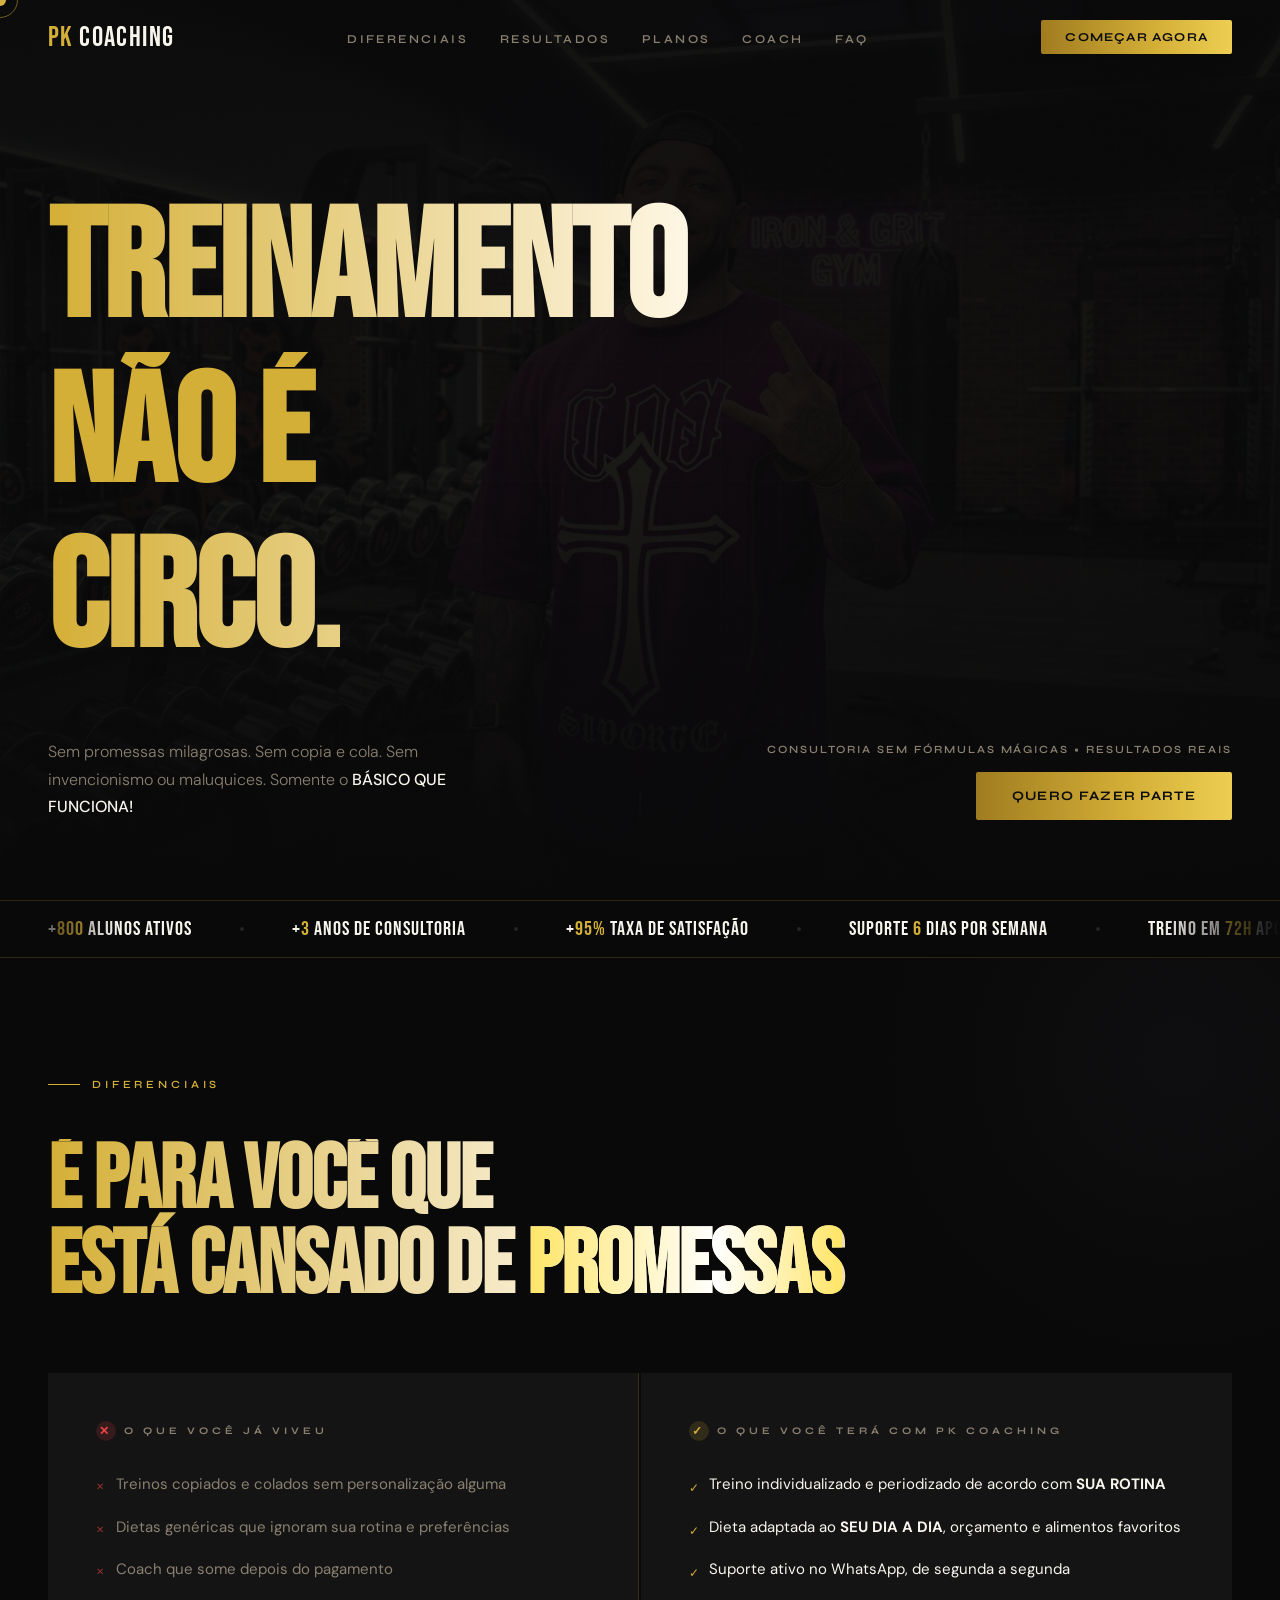
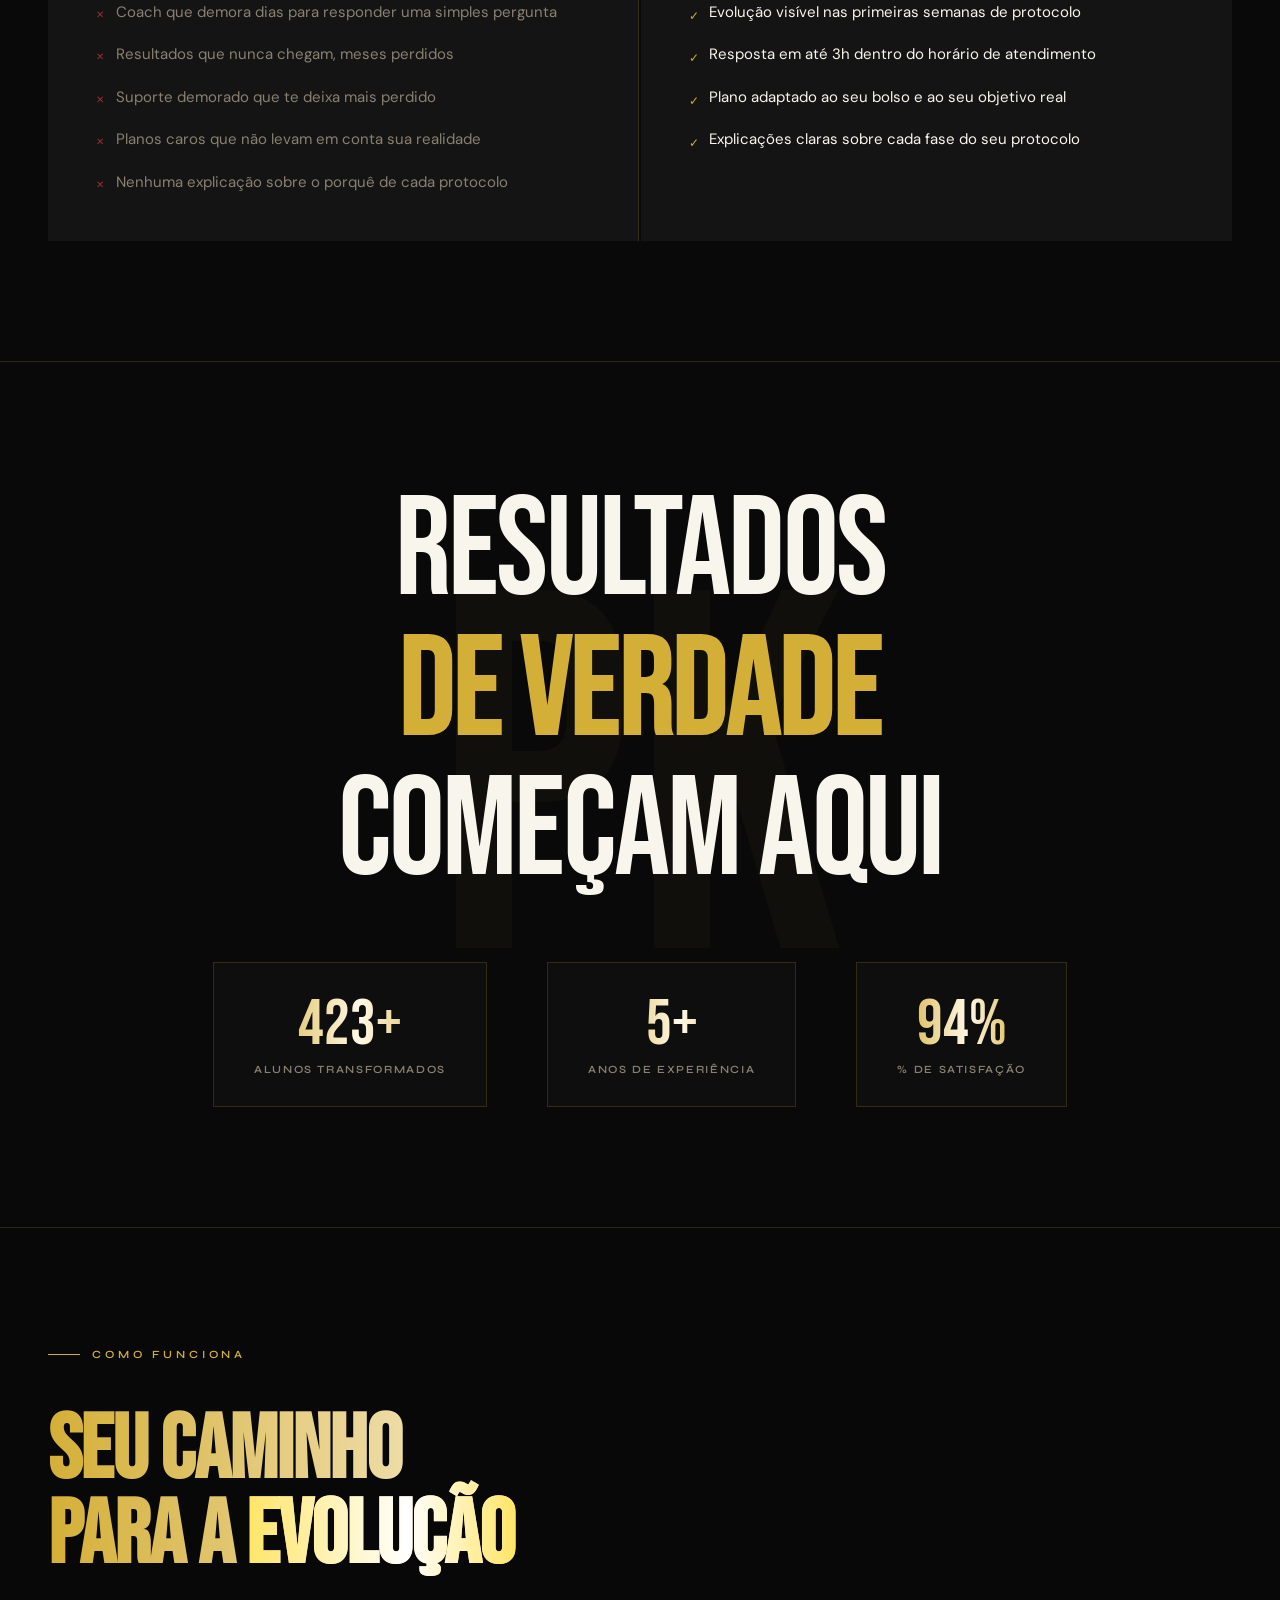
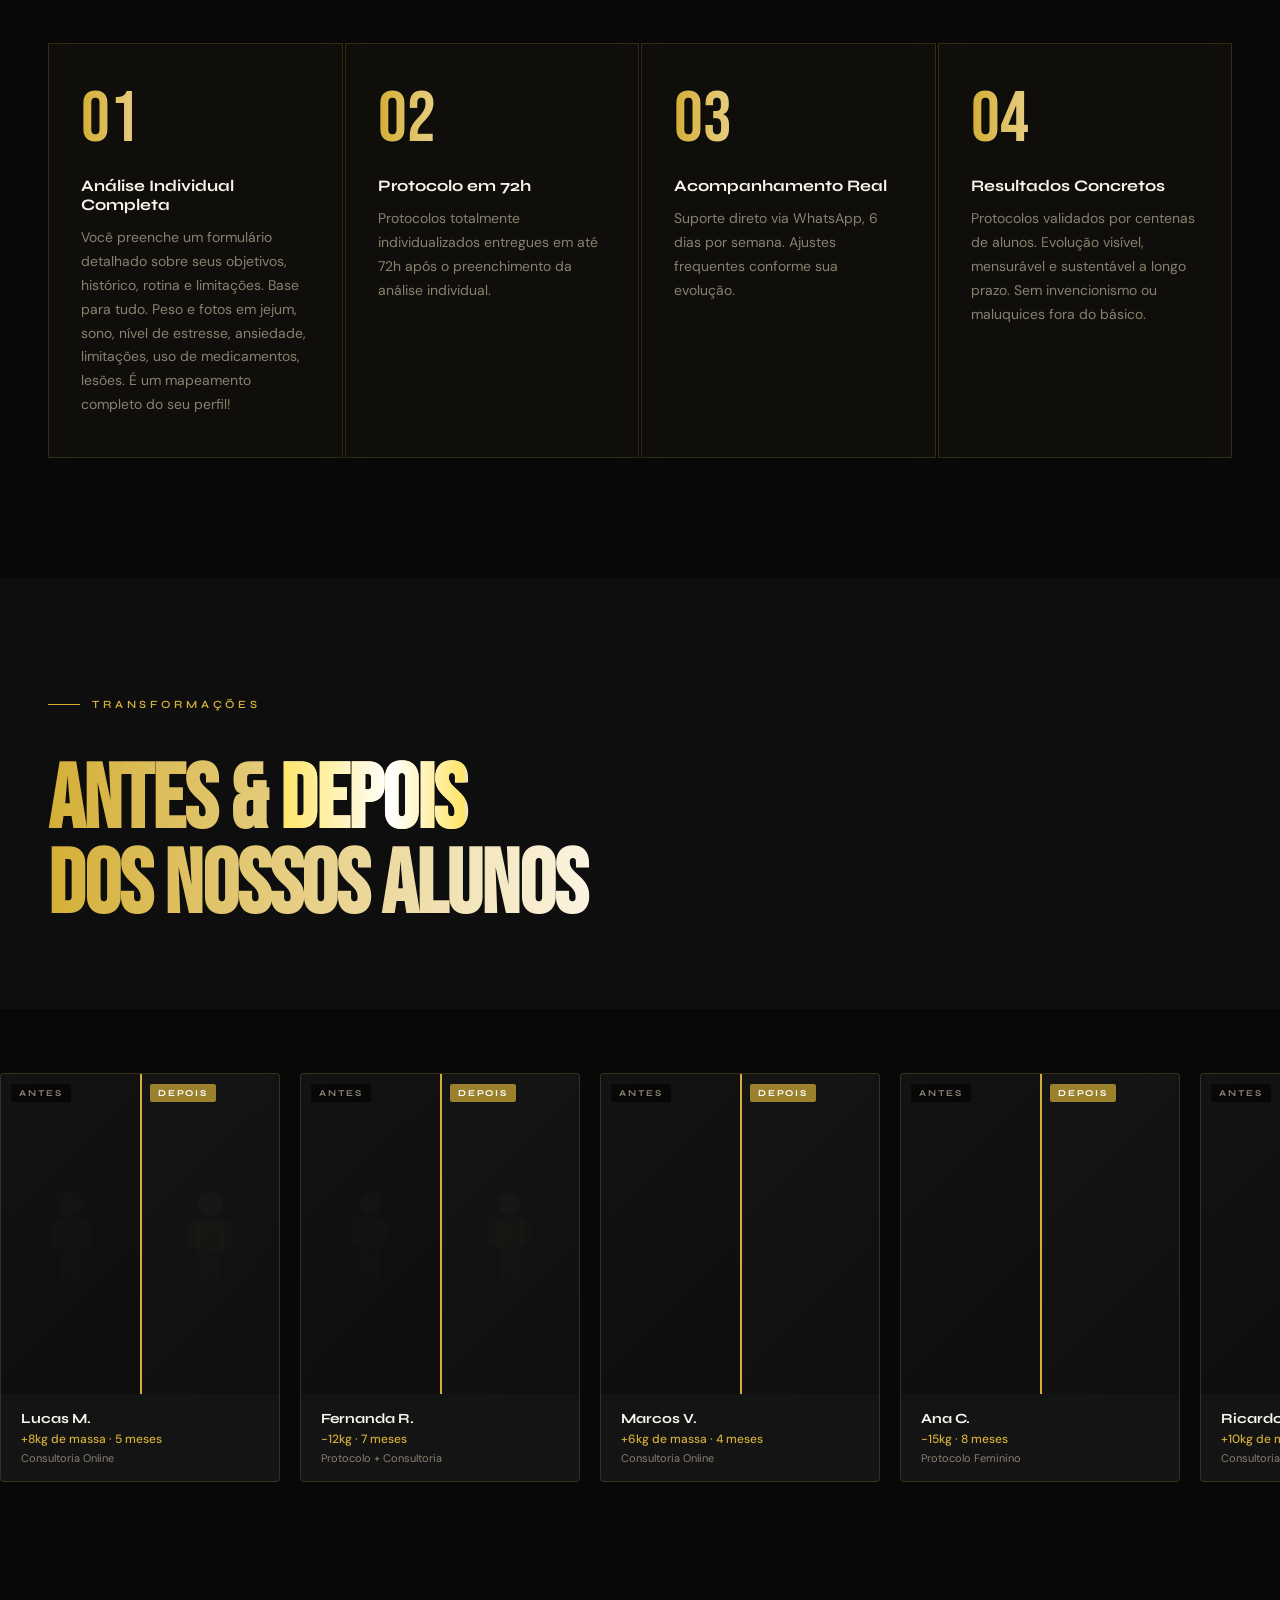
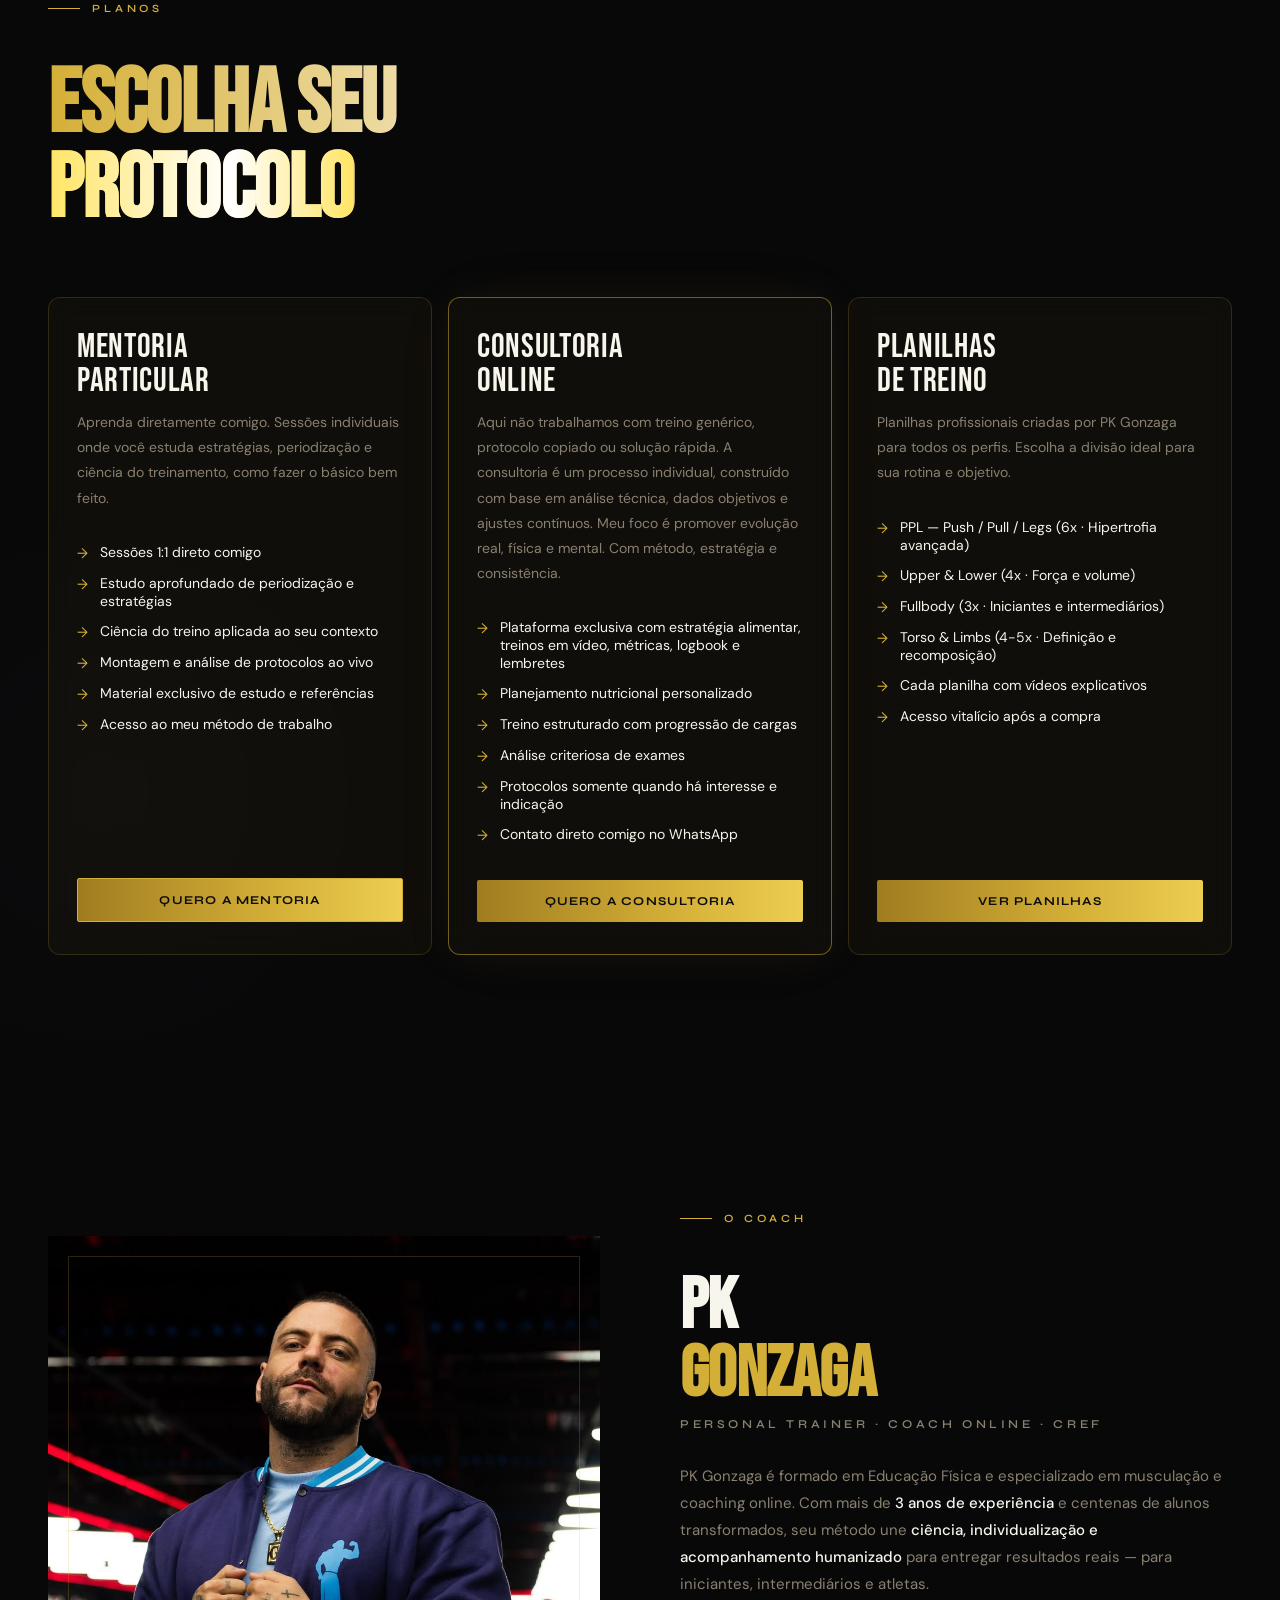
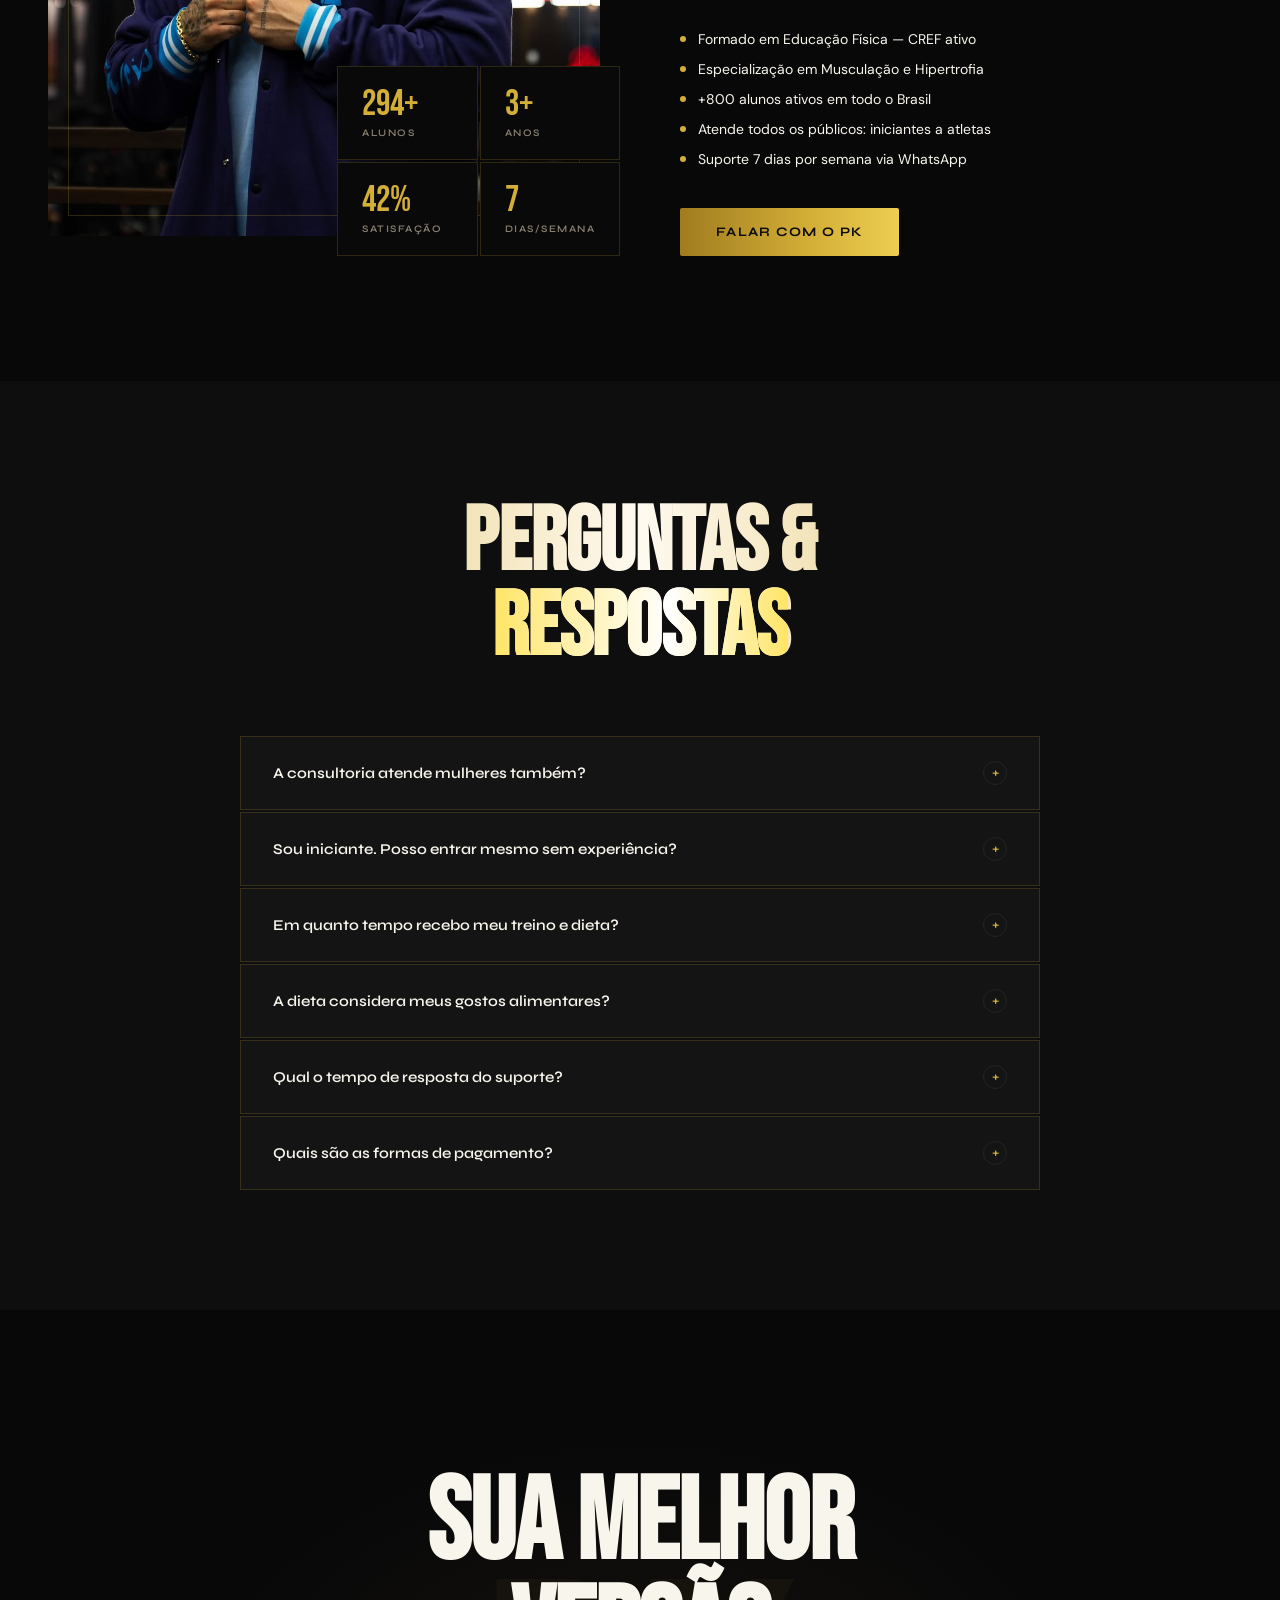
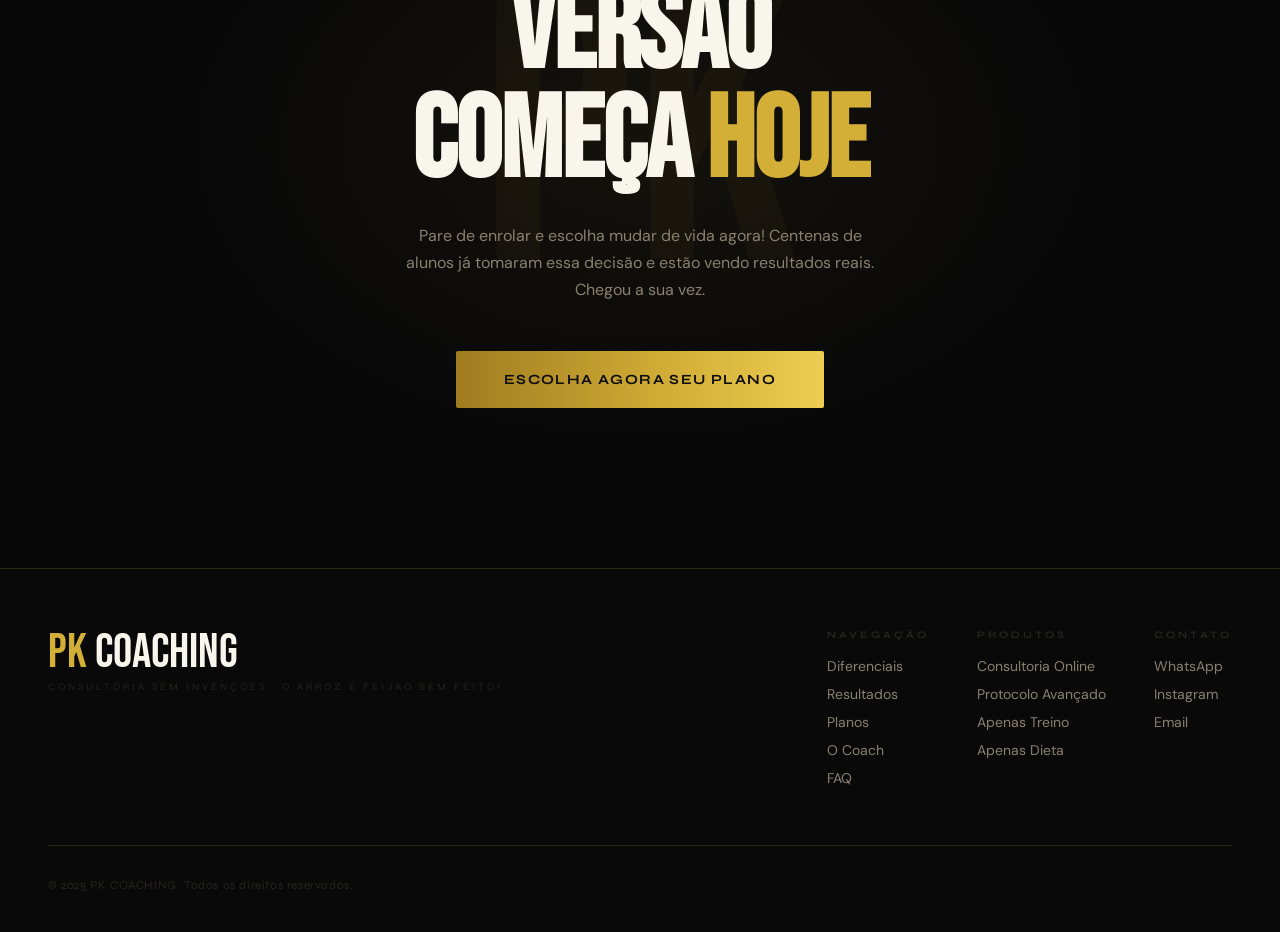
<file: PK - SITE/index.html>
<!DOCTYPE html>
<html lang="pt-BR">
<head>
<meta charset="UTF-8">
<meta name="viewport" content="width=device-width, initial-scale=1.0">
<title>PK COACHING</title>
<link rel="stylesheet" href="css/global.css">
<link rel="stylesheet" href="css/index.css">
</head>
<body>

<!-- CUSTOM CURSOR -->
<div class="cursor" id="cursor"></div>
<div class="cursor-ring" id="cursorRing"></div>

<!-- LOADER -->
<div id="loader">
  <div class="loader-logo">
    <img src="img/logo/4-transparent.png" alt="PK Coaching" class="loader-logo-img">
  </div>
  <div class="loader-sub">PK COACHING - Resultados reais</div>
  <div class="loader-bar"><div class="loader-bar-fill"></div></div>
</div>

<!-- NAV -->
<nav id="nav">
  <div class="nav-logo"><span>PK</span> COACHING</div>
  <ul class="nav-links">
    <li><a href="#differentials">Diferenciais</a></li>
    <li><a href="#transformations">Resultados</a></li>
    <li><a href="#products">Planos</a></li>
    <li><a href="#about">Coach</a></li>
    <li><a href="#faq">FAQ</a></li>
  </ul>
  <a href="#products" class="nav-cta">Começar Agora</a>
  <div class="hamburger" id="hamburger">
    <span></span><span></span><span></span>
  </div>
</nav>

<!-- MOBILE NAV -->
<div class="mobile-nav" id="mobileNav">
  <a href="#differentials" class="mobile-link">Diferenciais</a>
  <a href="#transformations" class="mobile-link">Resultados</a>
  <a href="#products" class="mobile-link">Planos</a>
  <a href="#about" class="mobile-link">Coach</a>
  <a href="#faq" class="mobile-link">FAQ</a>
  <a href="#products" class="mobile-cta">Começar Agora</a>
</div>

<!-- HERO -->
<section id="hero">
  <div class="hero-bg-photo" id="hero-bg-photo"></div>
  <div class="hero-bg"></div>
  <div class="hero-grid"></div>
  <div class="hero-noise"></div>
  <div style="position:relative;z-index:2;">
    <h1 class="hero-title">
      <span class="hero-title-line"><span>TREINAMENTO</span></span>
      <span class="hero-title-line"><span>NÃO É</span></span>
      <span class="hero-title-line"><span>CIRCO.</span></span>
    </h1>
    <div class="hero-bottom">
      <p class="hero-desc">
        Sem promessas milagrosas. Sem copia e cola. Sem invencionismo ou maluquices. Somente o <strong>BÁSICO QUE FUNCIONA!</strong> 
      </p>
      <div class="hero-cta-group">
        <span class="hero-cta-tag">Consultoria sem fórmulas mágicas • Resultados Reais</span>
        <a href="#products" class="btn-primary">Quero fazer parte</a>
      </div>
    </div>
  </div>
  <div class="hero-scroll">
    <div class="scroll-line"></div>
    <span>Scroll</span>
  </div>
</section>

<!-- STATS TICKER -->
<div class="ticker-wrap">
  <div class="ticker-track">
    <div class="ticker-item">
      <span class="ticker-stat">+<span>800</span> Alunos Ativos</span>
      <div class="ticker-dot"></div>
      <span class="ticker-stat">+<span>3</span> Anos de Consultoria</span>
      <div class="ticker-dot"></div>
      <span class="ticker-stat">+<span>95%</span> Taxa de Satisfação</span>
      <div class="ticker-dot"></div>
      <span class="ticker-stat">Suporte <span>6</span> Dias por Semana</span>
      <div class="ticker-dot"></div>
      <span class="ticker-stat">Treino em <span>72h</span> após análise individual</span>
      <div class="ticker-dot"></div>
    </div>
    <div class="ticker-item">
      <span class="ticker-stat">+<span>800</span> Alunos Ativos</span>
      <div class="ticker-dot"></div>
      <span class="ticker-stat">+<span>3</span> Anos de Consultoria</span>
      <div class="ticker-dot"></div>
      <span class="ticker-stat">+<span>95%</span> Taxa de Satisfação</span>
      <div class="ticker-dot"></div>
      <span class="ticker-stat">Suporte <span>7</span> Dias por Semana</span>
      <div class="ticker-dot"></div>
      <span class="ticker-stat">Treino em <span>72h</span> após análise individual</span>
      <div class="ticker-dot"></div>
    </div>
  </div>
</div>

<!-- DIFFERENTIALS -->
<section id="differentials">
  <div class="section-label reveal">Diferenciais</div>
  <h2 class="section-title reveal">É PARA VOCÊ QUE<br> ESTÁ CANSADO DE <em>PROMESSAS</em></h2>
  <div class="diff-grid reveal">
    <div class="diff-col">
      <div class="diff-col-label">
        <div class="ico bad">✕</div>
        O que você já viveu
      </div>
      <ul class="diff-list">
        <li>Treinos copiados e colados sem personalização alguma</li>
        <li>Dietas genéricas que ignoram sua rotina e preferências</li>
        <li>Coach que some depois do pagamento</li>
		<li>Coach que demora dias para responder uma simples pergunta</li>
        <li>Resultados que nunca chegam, meses perdidos</li>
        <li>Suporte demorado que te deixa mais perdido</li>
        <li>Planos caros que não levam em conta sua realidade</li>
        <li>Nenhuma explicação sobre o porquê de cada protocolo</li>
      </ul>
    </div>
    <div class="diff-col">
      <div class="diff-col-label">
        <div class="ico good">✓</div>
        O que você terá com PK COACHING</em>
      </div>
      <ul class="diff-list">
        <li>Treino individualizado e periodizado de acordo com <strong>SUA ROTINA</strong></li>
        <li>Dieta adaptada ao <strong>SEU DIA A DIA</strong>, orçamento e alimentos favoritos</li>
        <li>Suporte ativo no WhatsApp, de segunda a segunda</li>
        <li>Evolução visível nas primeiras semanas de protocolo</li>
        <li>Resposta em até 3h dentro do horário de atendimento</li>
        <li>Plano adaptado ao seu bolso e ao seu objetivo real</li>
        <li>Explicações claras sobre cada fase do seu protocolo</li>
      </ul>
    </div>
  </div>
</section>

<!-- STICKY SECTION -->
<div class="impact-section reveal">
  <div class="impact-bg-num">PK</div>
  <div class="impact-title reveal">
    <span class="line-white">RESULTADOS</span>
    <span class="line-accent">DE VERDADE</span>
    <span class="line-white">COMEÇAM AQUI</span>
  </div>
  <div class="impact-counters reveal reveal-delay-2">
    <div class="impact-counter">
      <span class="impact-counter-num" data-target="500">0</span>
      <span class="impact-counter-label">Alunos Transformados</span>
    </div>
    <div class="impact-counter">
      <span class="impact-counter-num" data-target="5">0</span>
      <span class="impact-counter-label">Anos de Experiência</span>
    </div>
    <div class="impact-counter">
      <span class="impact-counter-num" data-target="97">0</span>
      <span class="impact-counter-label">% de Satisfação</span>
    </div>
  </div>
</div>

<!-- PROCESS -->
<section id="process">
  <div class="section-label reveal">Como Funciona</div>
  <h2 class="section-title reveal">SEU CAMINHO<br>PARA A <em class="neon-text">EVOLUÇÃO</em></h2>
  <div class="process-steps">
    <div class="step-card glass-card reveal reveal-delay-1">
      <div class="step-num">01</div>
      <div class="step-title">Análise Individual Completa</div>
      <p class="step-desc">Você preenche um formulário detalhado sobre seus objetivos, histórico, rotina e limitações. Base para tudo. Peso e fotos em jejum,  sono, nível de estresse, ansiedade, limitações, uso de medicamentos, lesões. É um mapeamento completo do seu perfil!</p>
    </div>
    <div class="step-card glass-card reveal reveal-delay-2">
      <div class="step-num">02</div>
      <div class="step-title">Protocolo em 72h</div>
      <p class="step-desc">Protocolos totalmente individualizados entregues em até 72h após o preenchimento da análise individual.</p>
    </div>
    <div class="step-card glass-card reveal reveal-delay-3">
      <div class="step-num">03</div>
      <div class="step-title">Acompanhamento Real</div>
      <p class="step-desc">Suporte direto via WhatsApp, 6 dias por semana. Ajustes frequentes conforme sua evolução.</p>
    </div>
    <div class="step-card glass-card reveal reveal-delay-3">
      <div class="step-num">04</div>
      <div class="step-title">Resultados Concretos</div>
      <p class="step-desc">Protocolos validados por centenas de alunos. Evolução visível, mensurável e sustentável a longo prazo. Sem invencionismo ou maluquices fora do básico.</p>
    </div>
  </div>
</section>

<!-- TRANSFORMATIONS -->
<section id="transformations" style="padding-bottom:80px;">
  <div class="section-label reveal" style="padding:0 0 0 0;">Transformações</div>
  <h2 class="section-title reveal">ANTES & <em class="neon-text">DEPOIS</em><br>DOS NOSSOS ALUNOS</h2>
</section>

<div class="carousel-container">
  <div class="carousel-track">
    <!-- Card 1 -->
    <div class="before-after-card">
      <div class="card-images">
        <div class="card-img before-img">
          <span class="card-img-label label-before">Antes</span>
          <svg class="placeholder-body" viewBox="0 0 60 100" fill="none">
            <ellipse cx="30" cy="20" rx="12" ry="12" fill="rgba(255,255,255,0.1)"/>
            <rect x="18" y="34" width="24" height="35" rx="4" fill="rgba(255,255,255,0.07)"/>
            <rect x="10" y="36" width="10" height="28" rx="3" fill="rgba(255,255,255,0.07)"/>
            <rect x="40" y="36" width="10" height="28" rx="3" fill="rgba(255,255,255,0.07)"/>
            <rect x="20" y="70" width="9" height="28" rx="3" fill="rgba(255,255,255,0.07)"/>
            <rect x="31" y="70" width="9" height="28" rx="3" fill="rgba(255,255,255,0.07)"/>
          </svg>
        </div>
        <div class="card-divider"></div>
        <div class="card-img after-img">
          <span class="card-img-label label-after">Depois</span>
          <svg class="placeholder-body" viewBox="0 0 60 100" fill="none">
            <ellipse cx="30" cy="20" rx="12" ry="12" fill="rgba(212,175,55,0.25)"/>
            <rect x="16" y="34" width="28" height="35" rx="4" fill="rgba(212,175,55,0.18)"/>
            <rect x="8" y="36" width="10" height="28" rx="3" fill="rgba(212,175,55,0.15)"/>
            <rect x="42" y="36" width="10" height="28" rx="3" fill="rgba(212,175,55,0.15)"/>
            <rect x="19" y="70" width="10" height="28" rx="3" fill="rgba(212,175,55,0.15)"/>
            <rect x="31" y="70" width="10" height="28" rx="3" fill="rgba(212,175,55,0.15)"/>
          </svg>
        </div>
      </div>
      <div class="card-info">
        <div class="card-name">Lucas M.</div>
        <div class="card-detail">+8kg de massa · 5 meses</div>
        <div class="card-meta">Consultoria Online</div>
      </div>
    </div>
    <!-- Card 2 -->
    <div class="before-after-card">
      <div class="card-images">
        <div class="card-img before-img">
          <span class="card-img-label label-before">Antes</span>
          <svg class="placeholder-body" viewBox="0 0 60 100" fill="none">
            <ellipse cx="30" cy="20" rx="11" ry="11" fill="rgba(255,255,255,0.1)"/>
            <rect x="20" y="33" width="20" height="32" rx="4" fill="rgba(255,255,255,0.07)"/>
            <rect x="12" y="35" width="9" height="26" rx="3" fill="rgba(255,255,255,0.07)"/>
            <rect x="39" y="35" width="9" height="26" rx="3" fill="rgba(255,255,255,0.07)"/>
            <rect x="21" y="66" width="8" height="30" rx="3" fill="rgba(255,255,255,0.07)"/>
            <rect x="31" y="66" width="8" height="30" rx="3" fill="rgba(255,255,255,0.07)"/>
          </svg>
        </div>
        <div class="card-divider"></div>
        <div class="card-img after-img">
          <span class="card-img-label label-after">Depois</span>
          <svg class="placeholder-body" viewBox="0 0 60 100" fill="none">
            <ellipse cx="30" cy="20" rx="11" ry="11" fill="rgba(212,175,55,0.25)"/>
            <rect x="17" y="33" width="26" height="32" rx="4" fill="rgba(212,175,55,0.18)"/>
            <rect x="9" y="35" width="10" height="26" rx="3" fill="rgba(212,175,55,0.15)"/>
            <rect x="41" y="35" width="10" height="26" rx="3" fill="rgba(212,175,55,0.15)"/>
            <rect x="20" y="66" width="9" height="30" rx="3" fill="rgba(212,175,55,0.15)"/>
            <rect x="31" y="66" width="9" height="30" rx="3" fill="rgba(212,175,55,0.15)"/>
          </svg>
        </div>
      </div>
      <div class="card-info">
        <div class="card-name">Fernanda R.</div>
        <div class="card-detail">−12kg · 7 meses</div>
        <div class="card-meta">Protocolo + Consultoria</div>
      </div>
    </div>
    <!-- Cards 3-8 (variações) -->
    <div class="before-after-card">
      <div class="card-images">
        <div class="card-img before-img"><span class="card-img-label label-before">Antes</span></div>
        <div class="card-divider"></div>
        <div class="card-img after-img"><span class="card-img-label label-after">Depois</span></div>
      </div>
      <div class="card-info"><div class="card-name">Marcos V.</div><div class="card-detail">+6kg de massa · 4 meses</div><div class="card-meta">Consultoria Online</div></div>
    </div>
    <div class="before-after-card">
      <div class="card-images">
        <div class="card-img before-img"><span class="card-img-label label-before">Antes</span></div>
        <div class="card-divider"></div>
        <div class="card-img after-img"><span class="card-img-label label-after">Depois</span></div>
      </div>
      <div class="card-info"><div class="card-name">Ana C.</div><div class="card-detail">−15kg · 8 meses</div><div class="card-meta">Protocolo Feminino</div></div>
    </div>
    <div class="before-after-card">
      <div class="card-images">
        <div class="card-img before-img"><span class="card-img-label label-before">Antes</span></div>
        <div class="card-divider"></div>
        <div class="card-img after-img"><span class="card-img-label label-after">Depois</span></div>
      </div>
      <div class="card-info"><div class="card-name">Ricardo T.</div><div class="card-detail">+10kg de massa · 6 meses</div><div class="card-meta">Consultoria Online</div></div>
    </div>
    <div class="before-after-card">
      <div class="card-images">
        <div class="card-img before-img"><span class="card-img-label label-before">Antes</span></div>
        <div class="card-divider"></div>
        <div class="card-img after-img"><span class="card-img-label label-after">Depois</span></div>
      </div>
      <div class="card-info"><div class="card-name">Julia S.</div><div class="card-detail">Definição completa · 5 meses</div><div class="card-meta">Protocolo + Consultoria</div></div>
    </div>
    <!-- duplicate for loop -->
    <div class="before-after-card">
      <div class="card-images"><div class="card-img before-img"><span class="card-img-label label-before">Antes</span></div><div class="card-divider"></div><div class="card-img after-img"><span class="card-img-label label-after">Depois</span></div></div>
      <div class="card-info"><div class="card-name">Lucas M.</div><div class="card-detail">+8kg de massa · 5 meses</div><div class="card-meta">Consultoria Online</div></div>
    </div>
    <div class="before-after-card">
      <div class="card-images"><div class="card-img before-img"><span class="card-img-label label-before">Antes</span></div><div class="card-divider"></div><div class="card-img after-img"><span class="card-img-label label-after">Depois</span></div></div>
      <div class="card-info"><div class="card-name">Fernanda R.</div><div class="card-detail">−12kg · 7 meses</div><div class="card-meta">Protocolo + Consultoria</div></div>
    </div>
    <div class="before-after-card">
      <div class="card-images"><div class="card-img before-img"><span class="card-img-label label-before">Antes</span></div><div class="card-divider"></div><div class="card-img after-img"><span class="card-img-label label-after">Depois</span></div></div>
      <div class="card-info"><div class="card-name">Marcos V.</div><div class="card-detail">+6kg de massa · 4 meses</div><div class="card-meta">Consultoria Online</div></div>
    </div>
    <div class="before-after-card">
      <div class="card-images"><div class="card-img before-img"><span class="card-img-label label-before">Antes</span></div><div class="card-divider"></div><div class="card-img after-img"><span class="card-img-label label-after">Depois</span></div></div>
      <div class="card-info"><div class="card-name">Ana C.</div><div class="card-detail">−15kg · 8 meses</div><div class="card-meta">Protocolo Feminino</div></div>
    </div>
    <div class="before-after-card">
      <div class="card-images"><div class="card-img before-img"><span class="card-img-label label-before">Antes</span></div><div class="card-divider"></div><div class="card-img after-img"><span class="card-img-label label-after">Depois</span></div></div>
      <div class="card-info"><div class="card-name">Ricardo T.</div><div class="card-detail">+10kg de massa · 6 meses</div><div class="card-meta">Consultoria Online</div></div>
    </div>
    <div class="before-after-card">
      <div class="card-images"><div class="card-img before-img"><span class="card-img-label label-before">Antes</span></div><div class="card-divider"></div><div class="card-img after-img"><span class="card-img-label label-after">Depois</span></div></div>
      <div class="card-info"><div class="card-name">Julia S.</div><div class="card-detail">Definição completa · 5 meses</div><div class="card-meta">Protocolo + Consultoria</div></div>
    </div>
  </div>

</div>

<!-- PRODUCTS -->
<section id="products">
  <div class="section-label reveal">Planos</div>
  <h2 class="section-title reveal">ESCOLHA SEU<br><em class="neon-text">PROTOCOLO</em></h2>
  <div class="products-grid">
    <div class="product-card glass-card reveal reveal-delay-1">
      <div class="product-name">MENTORIA<br>PARTICULAR</div>
      <p class="product-desc">Aprenda diretamente comigo. Sessões individuais onde você estuda estratégias, periodização e ciência do treinamento, como fazer o básico bem feito.</p>
      <ul class="product-features">
        <li>Sessões 1:1 direto comigo</li>
        <li>Estudo aprofundado de periodização e estratégias</li>
        <li>Ciência do treino aplicada ao seu contexto</li>
        <li>Montagem e análise de protocolos ao vivo</li>
        <li>Material exclusivo de estudo e referências</li>
        <li>Acesso ao meu método de trabalho</li>
      </ul>
      <a href="https://wa.me/55" class="btn-product btn-outline">Quero a Mentoria</a>
    </div>
    <div class="product-card featured glass-card reveal reveal-delay-2">
      <div class="product-name">CONSULTORIA<br>ONLINE</div>
      <p class="product-desc">Aqui não trabalhamos com treino genérico, protocolo copiado ou solução rápida.
A consultoria é um processo individual, construído com base em análise técnica, dados objetivos e ajustes contínuos.
Meu foco é promover evolução real, física e mental. Com método, estratégia e consistência.
</p>
      <ul class="product-features">
        <li>Plataforma exclusiva com estratégia alimentar, treinos em vídeo, métricas, logbook e lembretes</li>
        <li>Planejamento nutricional personalizado</li>
        <li>Treino estruturado com progressão de cargas</li>
        <li>Análise criteriosa de exames</li>
        <li>Protocolos somente quando há interesse e indicação</li>
        <li>Contato direto comigo no WhatsApp </li>
      </ul>
      <a href="anamnese.html" class="btn-product btn-purple">Quero a Consultoria</a>
    </div>
    <div class="product-card glass-card reveal reveal-delay-3">
      <div class="product-name">PLANILHAS<br>DE TREINO</div>
      <p class="product-desc">Planilhas profissionais criadas por PK Gonzaga para todos os perfis. Escolha a divisão ideal para sua rotina e objetivo.</p>
      <ul class="product-features">
        <li>PPL — Push / Pull / Legs (6x · Hipertrofia avançada)</li>
        <li>Upper & Lower (4x · Força e volume)</li>
        <li>Fullbody (3x · Iniciantes e intermediários)</li>
        <li>Torso & Limbs (4-5x · Definição e recomposição)</li>
        <li>Cada planilha com vídeos explicativos</li>
        <li>Acesso vitalício após a compra</li>
      </ul>
      <a href="planilhas.html" class="btn-product btn-purple">Ver Planilhas</a>
    </div>
  </div>
</section>

<!-- ABOUT -->
<section id="about">
  <div class="about-visual">
    <img src="img/fotos/PK - COACH.jpg" alt="PK Gonzaga" style="width:100%;height:100%;object-fit:cover;object-position:top;">
    <div class="about-accent-line"></div>
    <div class="about-stats" id="about-stats">
      <div class="about-stat"><div class="about-stat-num" data-target="800" data-suffix="+">0</div><div class="about-stat-label">Alunos</div></div>
      <div class="about-stat"><div class="about-stat-num" data-target="3" data-suffix="+">0</div><div class="about-stat-label">Anos</div></div>
      <div class="about-stat"><div class="about-stat-num" data-target="95" data-suffix="%">0</div><div class="about-stat-label">Satisfação</div></div>
      <div class="about-stat"><div class="about-stat-num" data-target="7" data-suffix="">0</div><div class="about-stat-label">dias/semana</div></div>
    </div>
  </div>
  <div class="about-content reveal">
    <div class="section-label">O Coach</div>
    <h2 class="about-name">PK<br><span>GONZAGA</span></h2>
    <div class="about-role">Personal Trainer · Coach Online · CREF</div>
    <p class="about-bio">
      PK Gonzaga é formado em Educação Física e especializado em musculação e coaching online.
      Com mais de <strong>3 anos de experiência</strong> e centenas de alunos transformados, seu método une
      <strong>ciência, individualização e acompanhamento humanizado</strong> para entregar resultados reais
      — para iniciantes, intermediários e atletas.
    </p>
    <div class="credentials">
      <div class="credential">Formado em Educação Física — CREF ativo</div>
      <div class="credential">Especialização em Musculação e Hipertrofia</div>
      <div class="credential">+800 alunos ativos em todo o Brasil</div>
      <div class="credential">Atende todos os públicos: iniciantes a atletas</div>
      <div class="credential">Suporte 7 dias por semana via WhatsApp</div>
    </div>
    <a href="https://wa.me/55" class="btn-primary">Falar com o PK</a>
  </div>
</section>

<!-- FAQ -->
<section id="faq">
  <h2 class="section-title reveal">PERGUNTAS &<br><em>RESPOSTAS</em></h2>
  <div class="faq-list">
    <div class="faq-item reveal">
      <div class="faq-q">A consultoria atende mulheres também? <div class="faq-icon">+</div></div>
      <div class="faq-a"><div class="faq-a-inner">Sim! Inclusive o maior público da Consultoria é o feminino. Atendemos mulheres com foco em emagrecimento, hipertrofia, saúde no geral. E o mais importante, mulheres que não podem ficar horas na academia, temos cuidado até nisso!</div></div>
    </div>
    <div class="faq-item reveal reveal-delay-1">
      <div class="faq-q">Sou iniciante. Posso entrar mesmo sem experiência? <div class="faq-icon">+</div></div>
      <div class="faq-a"><div class="faq-a-inner">Com certeza. Iniciantes são muito bem-vindos. Você terá vídeos de execução e como fazer todos os exercícios, até mesmo como se posicionar nas máquinas/aparelhos em <strong>TODOS OS EXERCÍCIOS.</strong> Sem exceção. E o WhatsApp disponível para dúvidas e envio de vídeos para correção.</div></div>
    </div>
    <div class="faq-item reveal reveal-delay-2">
      <div class="faq-q">Em quanto tempo recebo meu treino e dieta? <div class="faq-icon">+</div></div>
      <div class="faq-a"><div class="faq-a-inner">Em até 72 horas após o preenchimento completo da análise individual, você já recebe seu protocolo de treino e dieta.</div></div>
    </div>
    <div class="faq-item reveal">
      <div class="faq-q">A dieta considera meus gostos alimentares? <div class="faq-icon">+</div></div>
      <div class="faq-a"><div class="faq-a-inner">Não só considera seus gostos alimentares, como é montada baseada na sua rotina, sem horários estipulados, com números de refeições ideais para seu dia a dia. </div></div>
    </div>
    <div class="faq-item reveal reveal-delay-1">
      <div class="faq-q">Qual o tempo de resposta do suporte? <div class="faq-icon">+</div></div>
      <div class="faq-a"><div class="faq-a-inner">Em até 3 horas dentro do horário de atendimento, que funciona de segunda a domingo.</div></div>
    </div>
    <div class="faq-item reveal reveal-delay-2">
      <div class="faq-q">Quais são as formas de pagamento? <div class="faq-icon">+</div></div>
      <div class="faq-a"><div class="faq-a-inner">Aceitamos PIX, cartão de crédito (em até 12x) e boleto bancário.</div></div>
    </div>
  </div>
</section>

<!-- CTA FINAL -->
<section id="cta-final">
  <div class="cta-pk-bg">PK</div>
  <h2 class="cta-final-title reveal">SUA MELHOR<br>VERSÃO<br>COMEÇA <em class="neon-text">HOJE</em></h2>
  <p class="cta-final-sub reveal">Pare de enrolar e escolha mudar de vida agora! Centenas de alunos já tomaram essa decisão e estão vendo resultados reais. Chegou a sua vez.</p>
  <a href="#products" class="btn-cta-final reveal">Escolha agora seu plano</a>
</section>

<!-- FOOTER -->
<footer>
  <div class="footer-top">
    <div>
      <div class="footer-logo"><span>PK</span> COACHING</div>
      <div class="footer-logo-sub">CONSULTORIA SEM INVENÇOES · O ARROZ E FEIJAO BEM FEITO!</div>
    </div>
    <div class="footer-links">
      <div class="footer-col">
        <div class="footer-col-title">Navegação</div>
        <a href="#differentials">Diferenciais</a>
        <a href="#transformations">Resultados</a>
        <a href="#products">Planos</a>
        <a href="#about">O Coach</a>
        <a href="#faq">FAQ</a>
      </div>
      <div class="footer-col">
        <div class="footer-col-title">Produtos</div>
        <a href="#">Consultoria Online</a>
        <a href="#">Protocolo Avançado</a>
        <a href="#">Apenas Treino</a>
        <a href="#">Apenas Dieta</a>
      </div>
      <div class="footer-col">
        <div class="footer-col-title">Contato</div>
        <a href="https://wa.me/55">WhatsApp</a>
        <a href="#">Instagram</a>
        <a href="#">Email</a>
      </div>
    </div>
  </div>
  <div class="footer-bottom">
    <div class="footer-copy">© 2025 PK COACHING. Todos os direitos reservados.</div>
  </div>
</footer>

<script src="js/main.js" defer></script>
<script src="js/index.js" defer></script>
</body>
</html>
</file>
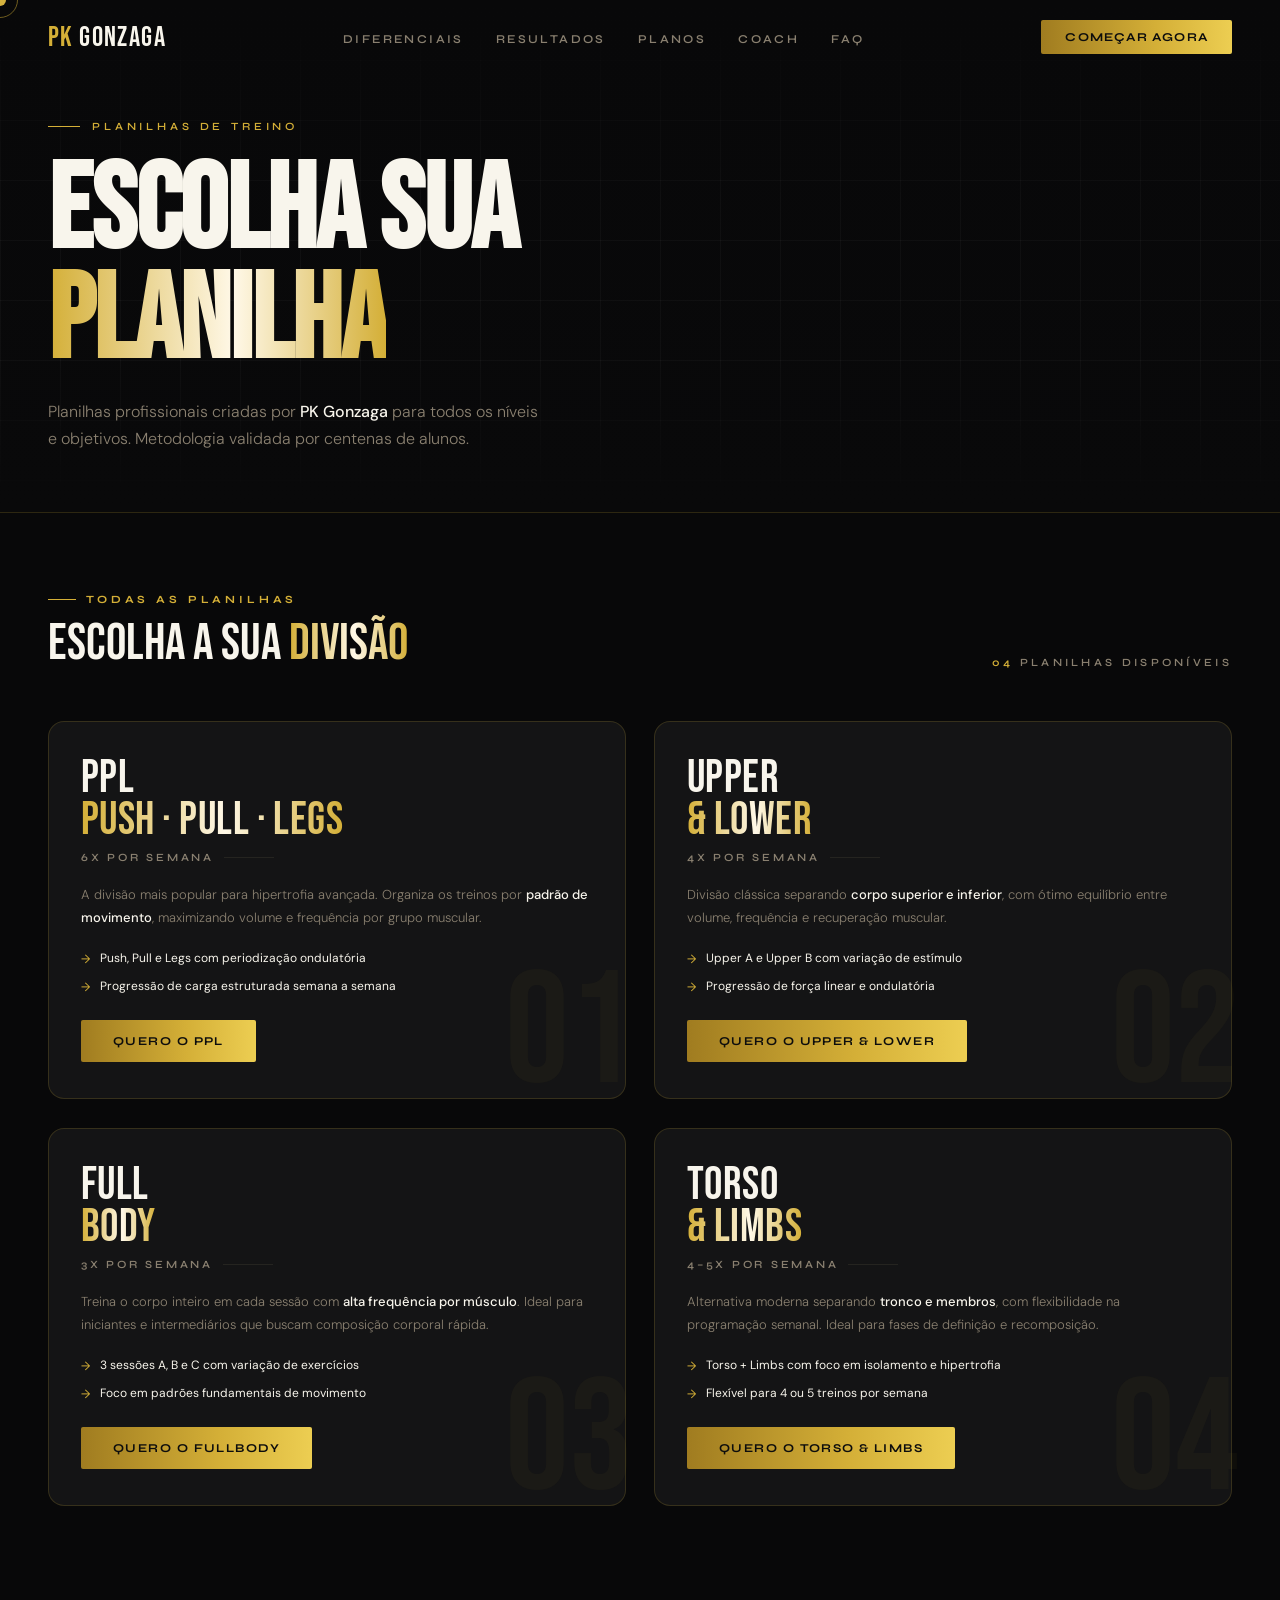
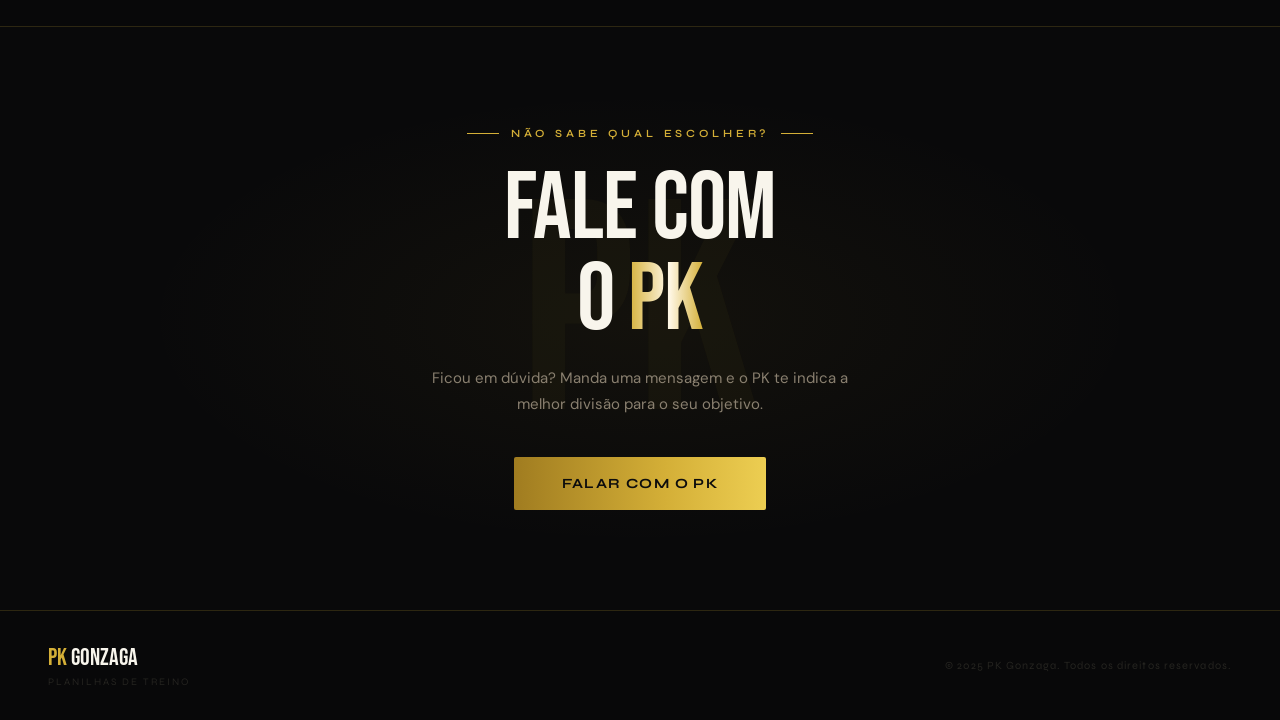
<file: PK - SITE/planilhas.html>
<!DOCTYPE html>
<html lang="pt-BR">
<head>
<meta charset="UTF-8">
<meta name="viewport" content="width=device-width, initial-scale=1.0">
<title>Planilhas de Treino — PK Gonzaga</title>
<link rel="stylesheet" href="css/global.css">
<link rel="stylesheet" href="css/planilhas.css">
</head>
<body>

<div class="cursor" id="cursor"></div>
<div class="cursor-ring" id="cursorRing"></div>

<!-- NAV -->
<nav id="nav">
  <a href="index.html" class="nav-logo"><span>PK</span> GONZAGA</a>
  <ul class="nav-links">
    <li><a href="index.html#differentials">Diferenciais</a></li>
    <li><a href="index.html#transformations">Resultados</a></li>
    <li><a href="index.html#products">Planos</a></li>
    <li><a href="index.html#about">Coach</a></li>
    <li><a href="index.html#faq">FAQ</a></li>
  </ul>
  <a href="index.html#products" class="nav-cta">Começar Agora</a>
  <div class="hamburger" id="hamburger">
    <span></span><span></span><span></span>
  </div>
</nav>

<!-- MOBILE NAV -->
<div class="mobile-nav" id="mobileNav">
  <a href="index.html#differentials">Diferenciais</a>
  <a href="index.html#transformations">Resultados</a>
  <a href="index.html#products">Planos</a>
  <a href="index.html#about">Coach</a>
  <a href="index.html#faq">FAQ</a>
  <a href="index.html#products" class="mobile-cta">Começar Agora</a>
</div>

<!-- HERO -->
<div class="page-hero">
  <div class="page-hero-bg"></div>
  <div class="page-hero-grid"></div>
  <div class="page-hero-content">
    <div class="page-hero-label">Planilhas de Treino</div>
    <h1 class="page-hero-title">ESCOLHA SUA<br><em>PLANILHA</em></h1>
    <p class="page-hero-sub">
      Planilhas profissionais criadas por <strong>PK Gonzaga</strong> para todos os níveis e objetivos. Metodologia validada por centenas de alunos.
    </p>
  </div>
</div>

<!-- CARDS -->
<div class="cards-section">
  <div class="cards-section-header reveal">
    <div>
      <div style="font-family:'Syne',sans-serif;font-size:11px;font-weight:700;letter-spacing:.35em;text-transform:uppercase;color:var(--accent);margin-bottom:12px;display:flex;align-items:center;gap:10px;">
        <span style="display:block;width:28px;height:1px;background:var(--accent);"></span>
        Todas as Planilhas
      </div>
      <div style="font-family:'Bebas Neue',sans-serif;font-size:clamp(32px,4vw,52px);line-height:1;color:var(--text);">
        ESCOLHA A SUA <em style="font-style:normal;background:linear-gradient(90deg,#D4AF37 0%,#FFF8E7 55%,#D4AF37 100%);-webkit-background-clip:text;-webkit-text-fill-color:transparent;background-clip:text;">DIVISÃO</em>
      </div>
    </div>
    <div class="cards-count"><span>04</span> planilhas disponíveis</div>
  </div>

  <div class="planilhas-grid">

    <div class="planilha-card reveal reveal-delay-1">
      <div class="pc-num-bg">01</div>
      <div class="pc-title">PPL<br><em>PUSH · PULL · LEGS</em></div>
      <div class="pc-freq">6x por semana</div>
      <p class="pc-desc">A divisão mais popular para hipertrofia avançada. Organiza os treinos por <strong>padrão de movimento</strong>, maximizando volume e frequência por grupo muscular.</p>
      <ul class="pc-features">
        <li>Push, Pull e Legs com periodização ondulatória</li>
        <li>Progressão de carga estruturada semana a semana</li>
      </ul>
      <a href="https://wa.me/55" class="pc-cta">Quero o PPL</a>
    </div>

    <div class="planilha-card reveal reveal-delay-2">
      <div class="pc-num-bg">02</div>
      <div class="pc-title">UPPER<br><em>& LOWER</em></div>
      <div class="pc-freq">4x por semana</div>
      <p class="pc-desc">Divisão clássica separando <strong>corpo superior e inferior</strong>, com ótimo equilíbrio entre volume, frequência e recuperação muscular.</p>
      <ul class="pc-features">
        <li>Upper A e Upper B com variação de estímulo</li>
        <li>Progressão de força linear e ondulatória</li>
      </ul>
      <a href="https://wa.me/55" class="pc-cta">Quero o Upper & Lower</a>
    </div>

    <div class="planilha-card reveal reveal-delay-3">
      <div class="pc-num-bg">03</div>
      <div class="pc-title">FULL<br><em>BODY</em></div>
      <div class="pc-freq">3x por semana</div>
      <p class="pc-desc">Treina o corpo inteiro em cada sessão com <strong>alta frequência por músculo</strong>. Ideal para iniciantes e intermediários que buscam composição corporal rápida.</p>
      <ul class="pc-features">
        <li>3 sessões A, B e C com variação de exercícios</li>
        <li>Foco em padrões fundamentais de movimento</li>
      </ul>
      <a href="https://wa.me/55" class="pc-cta">Quero o Fullbody</a>
    </div>

    <div class="planilha-card reveal reveal-delay-4">
      <div class="pc-num-bg">04</div>
      <div class="pc-title">TORSO<br><em>& LIMBS</em></div>
      <div class="pc-freq">4–5x por semana</div>
      <p class="pc-desc">Alternativa moderna separando <strong>tronco e membros</strong>, com flexibilidade na programação semanal. Ideal para fases de definição e recomposição.</p>
      <ul class="pc-features">
        <li>Torso + Limbs com foco em isolamento e hipertrofia</li>
        <li>Flexível para 4 ou 5 treinos por semana</li>
      </ul>
      <a href="https://wa.me/55" class="pc-cta">Quero o Torso & Limbs</a>
    </div>

  </div>
</div>

<!-- BOTTOM CTA -->
<div class="bottom-cta">
  <div class="bottom-cta-bg">PK</div>
  <div class="bottom-cta-label">Não sabe qual escolher?</div>
  <div class="bottom-cta-title">FALE COM<br>O <em>PK</em></div>
  <p class="bottom-cta-sub">Ficou em dúvida? Manda uma mensagem e o PK te indica a melhor divisão para o seu objetivo.</p>
  <a href="https://wa.me/55" class="bottom-cta-btn">Falar com o PK</a>
</div>

<!-- FOOTER -->
<footer>
  <div>
    <div class="footer-logo-sm"><span>PK</span> GONZAGA</div>
    <div style="font-family:'Syne',sans-serif;font-size:10px;letter-spacing:.2em;text-transform:uppercase;color:var(--dim);margin-top:4px;">Planilhas de Treino</div>
  </div>
  <div class="footer-copy">© 2025 PK Gonzaga. Todos os direitos reservados.</div>
</footer>

<script src="js/main.js" defer></script>
</body>
</html>
</file>
<file: PK - SITE/css/global.css>
/* ============================================================
   GLOBAL.CSS — PK SITE
   Design system compartilhado por todas as páginas
   ============================================================ */

/* FONTS */
@import url('https://fonts.googleapis.com/css2?family=Bebas+Neue&family=Syne:wght@400;600;700;800&family=DM+Sans:ital,wght@0,300;0,400;0,500;1,300&display=swap');


/* ── TOKENS ── */
:root {
  --black:        #080809;
  --deep:         #09090a;
  --surface:      #0e0e0f;
  --card:         #141415;
  --border:       rgba(212,175,55,0.18);
  --purple:       #A07C20;
  --purple-light: #FFE566;
  --blue:         #D4AF37;
  --blue-light:   #FFE566;
  --accent:       #D4AF37;
  --accent-light: #FFE566;
  --accent-glow:  rgba(212,175,55,0.45);
  --text:         #F8F5EC;
  --muted:        #8A8070;
  --dim:          #252420;

  /* Gradiente dourado padrão para texto */
  --grad-gold-text: linear-gradient(90deg, #D4AF37 0%, #FFF8E7 55%, #D4AF37 100%);
  /* Gradiente dourado animado para botões */
  --grad-gold-btn:  linear-gradient(90deg, #A07C20 0%, #D4AF37 30%, #FFE566 65%, #D4AF37 100%);
}


/* ── RESET & BASE ── */
*, *::before, *::after { margin: 0; padding: 0; box-sizing: border-box; }

html { scroll-behavior: smooth; }

body {
  font-family: 'DM Sans', sans-serif;
  background: var(--black);
  color: var(--text);
  overflow-x: hidden;
  cursor: none;
}


/* ── CURSOR ── */
.cursor {
  position: fixed;
  width: 12px; height: 12px;
  background: var(--accent);
  border-radius: 50%;
  pointer-events: none;
  z-index: 9999;
  transform: translate(-50%, -50%);
  transition: transform 0.1s, width 0.2s, height 0.2s, opacity 0.2s;
  mix-blend-mode: screen;
}
.cursor-ring {
  position: fixed;
  width: 36px; height: 36px;
  border: 1.5px solid var(--accent);
  border-radius: 50%;
  pointer-events: none;
  z-index: 9998;
  transform: translate(-50%, -50%);
  transition: transform 0.12s ease, width 0.25s, height 0.25s, opacity 0.2s;
  opacity: 0.5;
}
body:hover .cursor { opacity: 1; }


/* ── NAVEGAÇÃO ── */
nav {
  position: fixed;
  top: 0; left: 0; right: 0;
  z-index: 1000;
  padding: 20px 48px;
  display: flex;
  align-items: center;
  justify-content: space-between;
  transition: background 0.4s, backdrop-filter 0.4s;
}
nav.scrolled {
  background: rgba(9,9,10,0.85);
  backdrop-filter: blur(20px);
  border-bottom: 1px solid var(--border);
}
.nav-logo {
  font-family: 'Bebas Neue', sans-serif;
  font-size: 28px;
  letter-spacing: 0.05em;
  color: var(--text);
  text-decoration: none;
}
.nav-logo span { color: var(--accent); }
.nav-links {
  display: flex;
  gap: 32px;
  list-style: none;
}
.nav-links a {
  font-family: 'Syne', sans-serif;
  font-size: 12px;
  font-weight: 600;
  letter-spacing: 0.2em;
  text-transform: uppercase;
  color: var(--muted);
  text-decoration: none;
  transition: color 0.2s;
}
.nav-links a:hover { color: var(--text); }
.nav-cta {
  font-family: 'Syne', sans-serif;
  font-size: 12px;
  font-weight: 700;
  letter-spacing: 0.1em;
  text-transform: uppercase;
  color: #0D0D0D;
  background: var(--grad-gold-btn);
  background-size: 200% 100%;
  padding: 10px 24px;
  border-radius: 2px;
  text-decoration: none;
  transition: background-position 0.4s ease, transform 0.2s;
}
.nav-cta:hover { background-position: right center; transform: translateY(-1px); }


/* ── HAMBURGER ── */
.hamburger {
  display: none;
  flex-direction: column;
  gap: 5px;
  cursor: pointer;
  padding: 6px;
  z-index: 200;
}
.hamburger span {
  display: block;
  width: 24px;
  height: 2px;
  background: var(--text);
  transition: all 0.3s ease;
  border-radius: 2px;
}
.hamburger.open span:nth-child(1) { transform: translateY(7px) rotate(45deg); }
.hamburger.open span:nth-child(2) { opacity: 0; }
.hamburger.open span:nth-child(3) { transform: translateY(-7px) rotate(-45deg); }


/* ── MENU MOBILE ── */
.mobile-nav {
  display: none;
  position: fixed;
  inset: 0;
  background: rgba(9,9,10,0.97);
  z-index: 150;
  flex-direction: column;
  align-items: center;
  justify-content: center;
  gap: 36px;
}
.mobile-nav.open { display: flex; }
.mobile-nav a {
  font-family: 'Bebas Neue', sans-serif;
  font-size: 48px;
  color: var(--text);
  text-decoration: none;
  letter-spacing: 0.05em;
  transition: color 0.2s;
}
.mobile-nav a:hover { color: var(--accent); }
.mobile-nav .mobile-cta {
  font-family: 'Syne', sans-serif;
  font-size: 14px;
  font-weight: 700;
  letter-spacing: 0.1em;
  text-transform: uppercase;
  background: var(--grad-gold-btn);
  background-size: 200% 100%;
  color: #0D0D0D;
  padding: 14px 32px;
  border-radius: 2px;
  margin-top: 16px;
}


/* ── BOTÕES UTILITÁRIOS ── */

/* Botão padrão com gradiente dourado animado */
.btn-gold {
  display: inline-block;
  font-family: 'Syne', sans-serif;
  font-weight: 700;
  letter-spacing: 0.1em;
  text-transform: uppercase;
  color: #0D0D0D;
  background: var(--grad-gold-btn);
  background-size: 200% 100%;
  border-radius: 2px;
  text-decoration: none;
  transition: background-position 0.4s ease, transform 0.2s, box-shadow 0.2s;
}
.btn-gold:hover {
  background-position: right center;
  transform: translateY(-2px);
  box-shadow: 0 12px 40px rgba(212,175,55,0.2);
}

/* Texto com gradiente dourado */
.text-gold-gradient {
  background: var(--grad-gold-text);
  -webkit-background-clip: text;
  -webkit-text-fill-color: transparent;
  background-clip: text;
}


/* ── SCROLL REVEAL ── */
.reveal {
  opacity: 0;
  transform: translateY(40px);
  transition: opacity 0.8s ease, transform 0.8s ease;
}
.reveal.visible {
  opacity: 1;
  transform: translateY(0);
}
.reveal-delay-1 { transition-delay: 0.1s; }
.reveal-delay-2 { transition-delay: 0.2s; }
.reveal-delay-3 { transition-delay: 0.3s; }
.reveal-delay-4 { transition-delay: 0.4s; }


/* ── RESPONSIVO GLOBAL ── */
@media (max-width: 900px) {
  nav { padding: 16px 24px; }
  .nav-links, .nav-cta { display: none; }
  .hamburger { display: flex; }
  .cursor, .cursor-ring { display: none; }
}
@media (max-width: 480px) {
  nav { padding: 14px 20px; }
  .mobile-nav a { font-size: 38px; }
}
</file>
<file: PK - SITE/css/index.css>
/* ============================================================
   INDEX.CSS — Estilos exclusivos da página index.html
   ============================================================ */

/* ── LOADER ── */
#loader {
  position: fixed;
  inset: 0;
  background: var(--black);
  z-index: 10000;
  display: flex;
  align-items: center;
  justify-content: center;
  flex-direction: column;
  gap: 16px;
  transition: opacity 0.8s ease, visibility 0.8s;
}
#loader.hidden { opacity: 0; visibility: hidden; }

.loader-logo {
  overflow: hidden;
  display: flex;
  align-items: center;
  justify-content: center;
}
.loader-logo-img {
  width: clamp(100px, 18vw, 180px);
  height: clamp(100px, 18vw, 180px);
  object-fit: contain;
  opacity: 0;
  transform: translateY(80px);
  animation: loaderLogoReveal 1.2s cubic-bezier(.16,1,.3,1) 0.1s forwards;
}
@keyframes loaderLogoReveal { to { opacity: 1; transform: translateY(0); } }

.loader-bar {
  width: 200px;
  height: 2px;
  background: var(--dim);
  border-radius: 2px;
  overflow: hidden;
  margin-top: 12px;
}
.loader-bar-fill {
  height: 100%;
  background: linear-gradient(90deg, var(--purple), var(--purple-light));
  border-radius: 2px;
  animation: barFill 1.6s ease forwards;
  width: 0%;
}
@keyframes barFill { to { width: 100%; } }

.loader-sub {
  font-family: 'Syne', sans-serif;
  font-size: 11px;
  letter-spacing: 0.3em;
  color: var(--muted);
  text-transform: uppercase;
  animation: fadeUp 1s 0.5s ease forwards;
  opacity: 0;
}
@keyframes fadeUp { to { opacity: 1; transform: translateY(0); } }


/* ── HERO ── */
#hero {
  min-height: 100vh;
  display: flex;
  flex-direction: column;
  justify-content: flex-end;
  padding: 0 48px 80px;
  position: relative;
  overflow: hidden;
}
.hero-bg-photo {
  position: absolute;
  inset: 0;
  background-image: url('');
  background-size: cover;
  background-position: center top;
  opacity: 0.4;
  filter: grayscale(30%) brightness(0.6);
  z-index: 0;
}
.hero-bg {
  position: absolute;
  inset: 0;
  z-index: 1;
  background: linear-gradient(180deg, rgba(9,9,10,0.85) 0%, rgba(9,9,10,0.7) 50%, var(--deep) 100%);
}
.hero-grid {
  position: absolute;
  inset: 0;
  background-image:
    linear-gradient(rgba(255,255,255,0.03) 1px, transparent 1px),
    linear-gradient(90deg, rgba(255,255,255,0.03) 1px, transparent 1px);
  background-size: 60px 60px;
  mask-image: linear-gradient(to bottom, transparent 0%, black 30%, black 70%, transparent 100%);
}
.hero-noise {
  position: absolute;
  inset: 0;
  opacity: 0.03;
  background-image: url("data:image/svg+xml,%3Csvg viewBox='0 0 256 256' xmlns='http://www.w3.org/2000/svg'%3E%3Cfilter id='noise'%3E%3CfeTurbulence type='fractalNoise' baseFrequency='0.9' numOctaves='4' stitchTiles='stitch'/%3E%3C/filter%3E%3Crect width='100%25' height='100%25' filter='url(%23noise)'/%3E%3C/svg%3E");
}

.hero-tag {
  font-family: 'Syne', sans-serif;
  font-size: 11px;
  font-weight: 600;
  letter-spacing: 0.35em;
  text-transform: uppercase;
  color: var(--accent);
  margin-bottom: 24px;
  position: relative;
  display: inline-flex;
  align-items: center;
  gap: 12px;
  opacity: 0;
  animation: heroReveal 0.8s 1.8s ease forwards;
}
.hero-tag::before {
  content: '';
  display: block;
  width: 32px;
  height: 1px;
  background: var(--accent);
}

.hero-title {
  font-family: 'Bebas Neue', sans-serif;
  font-size: clamp(72px, 12vw, 160px);
  line-height: 1.05;
  letter-spacing: -0.01em;
  position: relative;
}
.hero-title-line {
  display: block;
  overflow: hidden;
  padding-top: 4px;
}
.hero-title-line span {
  display: block;
  opacity: 0;
  transform: translateY(100%);
}
.hero-title-line:nth-child(1) span { animation: titleReveal 1s 2s cubic-bezier(.16,1,.3,1) forwards; background: linear-gradient(90deg, #D4AF37 0%, #FFF8E7 55%, #D4AF37 100%); -webkit-background-clip: text; -webkit-text-fill-color: transparent; background-clip: text; }
.hero-title-line:nth-child(2) span { animation: titleReveal 1s 2.12s cubic-bezier(.16,1,.3,1) forwards; color: var(--accent); }
.hero-title-line:nth-child(3) span { animation: titleReveal 1s 2.24s cubic-bezier(.16,1,.3,1) forwards; background: linear-gradient(90deg, #D4AF37 0%, #FFF8E7 55%, #D4AF37 100%); -webkit-background-clip: text; -webkit-text-fill-color: transparent; background-clip: text; }
@keyframes titleReveal { to { opacity: 1; transform: translateY(0); } }
@keyframes heroReveal  { to { opacity: 1; } }

.hero-bottom {
  display: flex;
  align-items: flex-end;
  justify-content: space-between;
  margin-top: 56px;
  gap: 40px;
  opacity: 0;
  animation: heroReveal 0.8s 2.5s ease forwards;
}
.hero-desc {
  max-width: 420px;
  font-size: 16px;
  line-height: 1.7;
  color: var(--muted);
  font-weight: 300;
}
.hero-desc strong { color: var(--text); font-weight: 500; }
.hero-cta-group { display: flex; flex-direction: column; align-items: flex-end; gap: 16px; }
.hero-cta-tag {
  font-family: 'Syne', sans-serif;
  font-size: 11px;
  font-weight: 600;
  letter-spacing: 0.18em;
  text-transform: uppercase;
  color: var(--muted);
  text-align: right;
}
.btn-primary {
  font-family: 'Syne', sans-serif;
  font-size: 13px;
  font-weight: 700;
  letter-spacing: 0.1em;
  text-transform: uppercase;
  color: #0D0D0D;
  background: var(--grad-gold-btn);
  background-size: 200% 100%;
  padding: 16px 36px;
  border-radius: 2px;
  text-decoration: none;
  display: inline-block;
  position: relative;
  overflow: hidden;
  transition: transform 0.2s, background-position 0.4s ease;
}
.btn-primary:hover { transform: translateY(-2px); background-position: right center; }
.hero-price {
  font-family: 'Syne', sans-serif;
  font-size: 11px;
  letter-spacing: 0.2em;
  text-transform: uppercase;
  color: var(--dim);
}
.hero-scroll {
  position: absolute;
  bottom: 40px;
  left: 50%;
  transform: translateX(-50%);
  display: flex;
  flex-direction: column;
  align-items: center;
  gap: 8px;
  opacity: 0;
  animation: heroReveal 0.8s 3s ease forwards;
}
.hero-scroll span {
  font-family: 'Syne', sans-serif;
  font-size: 10px;
  letter-spacing: 0.3em;
  text-transform: uppercase;
  color: var(--dim);
}
.scroll-line {
  width: 1px;
  height: 48px;
  background: linear-gradient(to bottom, var(--accent), transparent);
  animation: scrollPulse 2s infinite;
}
@keyframes scrollPulse {
  0%, 100% { opacity: 0.3; transform: scaleY(1); }
  50%       { opacity: 1;   transform: scaleY(1.2); }
}


/* ── STATS TICKER ── */
.ticker-wrap {
  border-top: 1px solid var(--border);
  border-bottom: 1px solid var(--border);
  padding: 16px 0;
  overflow: hidden;
  position: relative;
  background: var(--deep);
}
.ticker-wrap::before, .ticker-wrap::after {
  content: '';
  position: absolute;
  top: 0; bottom: 0;
  width: 120px;
  z-index: 2;
}
.ticker-wrap::before { left: 0;  background: linear-gradient(to right, var(--deep), transparent); }
.ticker-wrap::after  { right: 0; background: linear-gradient(to left,  var(--deep), transparent); }
.ticker-track {
  display: flex;
  gap: 0;
  width: max-content;
  animation: ticker 30s linear infinite;
}
@keyframes ticker { from { transform: translateX(0); } to { transform: translateX(-50%); } }
.ticker-item {
  display: flex;
  align-items: center;
  gap: 48px;
  padding: 0 48px;
  white-space: nowrap;
}
.ticker-stat {
  font-family: 'Bebas Neue', sans-serif;
  font-size: 20px;
  letter-spacing: 0.05em;
  color: var(--text);
}
.ticker-stat span { color: var(--accent); }
.ticker-dot {
  width: 4px; height: 4px;
  border-radius: 50%;
  background: var(--dim);
}


/* ── SEÇÕES GERAIS ── */
section { padding: 120px 48px; }

.section-label {
  font-family: 'Syne', sans-serif;
  font-size: 11px;
  font-weight: 600;
  letter-spacing: 0.35em;
  text-transform: uppercase;
  color: var(--accent);
  display: flex;
  align-items: center;
  gap: 12px;
  margin-bottom: 48px;
}
.section-label::before {
  content: '';
  display: block;
  width: 32px;
  height: 1px;
  background: var(--accent);
}

.section-title {
  font-family: 'Bebas Neue', sans-serif;
  font-size: clamp(48px, 7vw, 96px);
  line-height: 0.95;
  letter-spacing: -0.01em;
  background: linear-gradient(90deg, #D4AF37 0%, #FFFAF0 50%, #D4AF37 100%);
  -webkit-background-clip: text;
  -webkit-text-fill-color: transparent;
  background-clip: text;
}
.section-title em {
  font-style: normal;
  background: linear-gradient(90deg, #FFE566 0%, #ffffff 60%, #FFE566 100%);
  -webkit-background-clip: text;
  -webkit-text-fill-color: transparent;
  background-clip: text;
}


/* ── DIFERENCIAIS ── */
#differentials {
  background: var(--deep);
  position: relative;
  overflow: hidden;
}
#differentials::before {
  content: '';
  position: absolute;
  top: -200px; right: -200px;
  width: 600px; height: 600px;
  border-radius: 50%;
  background: radial-gradient(circle, rgba(18,18,20,0.6) 0%, transparent 70%);
  pointer-events: none;
}

.diff-grid {
  display: grid;
  grid-template-columns: 1fr 1fr;
  gap: 2px;
  margin-top: 64px;
}
.diff-col {
  padding: 48px;
  background: var(--card);
  position: relative;
}
.diff-col:first-child { border-right: 1px solid var(--border); }
.diff-col-label {
  font-family: 'Syne', sans-serif;
  font-size: 10px;
  font-weight: 700;
  letter-spacing: 0.4em;
  text-transform: uppercase;
  color: var(--muted);
  margin-bottom: 32px;
  display: flex;
  align-items: center;
  gap: 8px;
}
.diff-col-label .ico {
  width: 20px; height: 20px;
  border-radius: 50%;
  display: flex;
  align-items: center;
  justify-content: center;
  font-size: 12px;
}
.diff-col-label .ico.bad  { background: rgba(239,68,68,0.15); color: #ef4444; }
.diff-col-label .ico.good { background: rgba(212,175,55,0.15); color: var(--accent); }
.diff-list { list-style: none; display: flex; flex-direction: column; gap: 20px; }
.diff-list li {
  font-size: 15px;
  line-height: 1.5;
  color: var(--muted);
  padding-left: 20px;
  position: relative;
}
.diff-list li::before { position: absolute; left: 0; top: 6px; }
.diff-col:first-child .diff-list li::before { content: '✕'; color: rgba(239,68,68,0.6); font-size: 10px; }
.diff-col:last-child .diff-list li { color: var(--text); font-weight: 400; }
.diff-col:last-child .diff-list li::before { content: '✓'; color: var(--accent); font-size: 12px; }


/* ── PROCESSO ── */
#process { background: var(--black); }
.process-steps {
  display: grid;
  grid-template-columns: repeat(4, 1fr);
  gap: 2px;
  margin-top: 64px;
}
.step-card {
  padding: 40px 32px;
  background: var(--card);
  border: 1px solid var(--border);
  position: relative;
  overflow: hidden;
  transition: border-color 0.3s, transform 0.35s cubic-bezier(.16,1,.3,1), box-shadow 0.35s;
}
.step-card::before {
  content: '';
  position: absolute;
  inset: 0;
  background: linear-gradient(135deg, rgba(212,175,55,0.04) 0%, transparent 60%);
  opacity: 0;
  transition: opacity 0.3s;
}
.step-card:hover { border-color: rgba(212,175,55,0.4); transform: translateY(-6px); box-shadow: 0 16px 40px rgba(0,0,0,0.35); }
.step-card:hover::before { opacity: 1; }
.step-num {
  font-family: 'Bebas Neue', sans-serif;
  font-size: 72px;
  line-height: 1;
  background: linear-gradient(90deg, #D4AF37 0%, #FFF8E7 60%, #D4AF37 100%);
  -webkit-background-clip: text;
  -webkit-text-fill-color: transparent;
  background-clip: text;
  margin-bottom: 20px;
  transition: filter 0.3s;
}
.step-card:hover .step-num { filter: brightness(1.25); }
.step-title {
  font-family: 'Syne', sans-serif;
  font-size: 16px;
  font-weight: 700;
  margin-bottom: 12px;
  color: var(--text);
}
.step-desc {
  font-size: 14px;
  line-height: 1.7;
  color: var(--muted);
}


/* ── TRANSFORMAÇÕES / CARROSSEL ── */
#transformations {
  background: var(--surface);
  overflow: hidden;
}
.carousel-container {
  position: relative;
  margin-top: 64px;
  overflow: hidden;
}
.carousel-track {
  display: flex;
  gap: 20px;
  animation: carouselScroll 28s linear infinite;
  width: max-content;
}
.carousel-track:hover { animation-play-state: paused; }
@keyframes carouselScroll {
  from { transform: translateX(0); }
  to   { transform: translateX(calc(-50% - 10px)); }
}
.before-after-card {
  width: 280px;
  flex-shrink: 0;
  border-radius: 4px;
  overflow: hidden;
  background: var(--card);
  border: 1px solid var(--border);
  transition: border-color 0.3s, transform 0.3s;
}
.before-after-card:hover { transform: translateY(-6px); }
.card-images {
  display: grid;
  grid-template-columns: 1fr 1fr;
  height: 320px;
  position: relative;
}
.card-img {
  background: var(--deep);
  position: relative;
  overflow: hidden;
  display: flex;
  align-items: center;
  justify-content: center;
}
.card-img-label {
  position: absolute;
  top: 10px; left: 10px;
  font-family: 'Syne', sans-serif;
  font-size: 9px;
  font-weight: 700;
  letter-spacing: 0.2em;
  text-transform: uppercase;
  padding: 4px 8px;
  border-radius: 2px;
  z-index: 2;
}
.label-before { background: rgba(0,0,0,0.6); color: var(--muted); }
.label-after  { background: rgba(212,175,55,0.7); color: white; }
.card-img::after { content: ''; position: absolute; inset: 0; }
.card-img.before-img { background: linear-gradient(135deg, #131314, #0D0D0D); }
.card-img.after-img  { background: linear-gradient(135deg, #151516, #0f0f10); }
.card-divider {
  position: absolute;
  left: 50%;
  top: 0; bottom: 0;
  width: 2px;
  background: var(--accent);
  z-index: 3;
}
.placeholder-body { width: 60px; opacity: 0.12; }
.card-info   { padding: 16px 20px; }
.card-name   { font-family: 'Syne', sans-serif; font-size: 14px; font-weight: 700; color: var(--text); margin-bottom: 4px; }
.card-detail { font-size: 12px; color: var(--accent); font-weight: 500; }
.card-meta   { font-size: 11px; color: var(--muted); margin-top: 4px; }

.carousel-track-reverse {
  display: flex;
  gap: 20px;
  animation: carouselScrollReverse 32s linear infinite;
  width: max-content;
  margin-top: 20px;
}
.carousel-track-reverse:hover { animation-play-state: paused; }
@keyframes carouselScrollReverse {
  from { transform: translateX(calc(-50% - 10px)); }
  to   { transform: translateX(0); }
}


/* ── PRODUTOS ── */
#products {
  background: var(--black);
  position: relative;
}
#products::before {
  content: '';
  position: absolute;
  bottom: 0; left: -200px;
  width: 600px; height: 600px;
  border-radius: 50%;
  background: radial-gradient(circle, rgba(14,14,16,0.5) 0%, transparent 70%);
  pointer-events: none;
}

.glass-card { background: rgba(212,175,55,0.04) !important; backdrop-filter: blur(12px); -webkit-backdrop-filter: blur(12px); }
.badge-gold { background: rgba(212,175,55,0.12); color: var(--accent); border: 1px solid rgba(212,175,55,0.3); }

.planilhas-types {
  display: flex;
  flex-direction: column;
  gap: 10px;
  margin-bottom: 32px;
}
.planilha-item {
  background: rgba(212,175,55,0.04);
  border: 1px solid rgba(212,175,55,0.15);
  padding: 14px 18px;
  display: flex;
  align-items: center;
  gap: 12px;
  border-radius: 2px;
  transition: border-color 0.3s, background 0.3s;
}
.planilha-item:hover { border-color: rgba(212,175,55,0.4); background: rgba(212,175,55,0.1); }
.planilha-icon { font-size: 18px; flex-shrink: 0; }
.planilha-info { flex: 1; }
.planilha-name {
  font-family: 'Syne', sans-serif;
  font-size: 12px;
  font-weight: 700;
  letter-spacing: 0.08em;
  text-transform: uppercase;
  color: var(--text);
  display: block;
}
.planilha-sub { font-size: 12px; color: var(--muted); margin-top: 2px; display: block; }

.products-grid {
  display: grid;
  grid-template-columns: repeat(3, 1fr);
  gap: 16px;
  margin-top: 64px;
  padding-bottom: 16px;
}
.product-card {
  border: 1px solid var(--border);
  border-radius: 12px;
  padding: 32px 28px;
  position: relative;
  background: var(--card);
  transition: transform 0.5s cubic-bezier(.16,1,.3,1);
  display: flex;
  flex-direction: column;
  will-change: transform;
}
.product-card:hover { transform: translateY(-7px); }
.product-card.featured {
  border-color: rgba(212,175,55,0.5);
  background: var(--card);
  box-shadow: 0 0 40px rgba(212,175,55,0.07), 0 0 80px rgba(212,175,55,0.03);
}
.product-badge {
  display: inline-block;
  font-family: 'Syne', sans-serif;
  font-size: 10px;
  font-weight: 700;
  letter-spacing: 0.25em;
  text-transform: uppercase;
  padding: 6px 14px;
  border-radius: 2px;
  margin-bottom: 24px;
}
.badge-purple { background: rgba(212,175,55,0.15); color: var(--accent); }
.badge-blue   { background: rgba(212,175,55,0.15); color: var(--blue-light); }
.product-name {
  font-family: 'Bebas Neue', sans-serif;
  font-size: 34px;
  line-height: 1;
  letter-spacing: 0.02em;
  margin-bottom: 12px;
  color: var(--text);
}
.product-desc { font-size: 14px; line-height: 1.8; color: var(--muted); margin-bottom: 32px; }
.product-features {
  list-style: none;
  display: flex;
  flex-direction: column;
  gap: 12px;
  margin-bottom: 36px;
  flex: 1;
}
.product-features li {
  font-size: 14px;
  color: var(--text);
  display: flex;
  align-items: flex-start;
  gap: 12px;
}
.product-features li::before { content: '→'; color: var(--accent); flex-shrink: 0; margin-top: 1px; }
.product-price { font-family: 'Syne', sans-serif; font-size: 13px; color: var(--muted); margin-bottom: 20px; }
.product-price strong { font-family: 'Bebas Neue', sans-serif; font-size: 32px; color: var(--text); margin-right: 4px; }
.btn-product {
  display: block;
  font-family: 'Syne', sans-serif;
  font-size: 12px;
  font-weight: 700;
  letter-spacing: 0.1em;
  text-transform: uppercase;
  padding: 14px 32px;
  border-radius: 2px;
  text-decoration: none;
  text-align: center;
  transition: transform 0.2s, opacity 0.2s, background-position 0.4s ease;
}
.btn-product:hover { transform: translateY(-2px); opacity: 0.9; }
.btn-purple  { background: var(--grad-gold-btn); background-size: 200% 100%; color: #0D0D0D; }
.btn-purple:hover { background-position: right center; }
.btn-outline { background: var(--grad-gold-btn); background-size: 200% 100%; color: #0D0D0D; border: 1px solid #D4AF37; }
.btn-outline:hover { background-position: right center; opacity: 1; }


/* ── SOBRE ── */
#about {
  background: var(--black);
  display: grid;
  grid-template-columns: 1fr 1fr;
  gap: 80px;
  align-items: center;
}
.about-visual { position: relative; height: 600px; }
.about-photo-placeholder {
  position: absolute;
  inset: 0;
  background: linear-gradient(135deg, var(--surface) 0%, var(--card) 100%);
  border: 1px solid var(--border);
  display: flex;
  align-items: center;
  justify-content: center;
  overflow: hidden;
}
.about-photo-placeholder::before { content: 'PK'; font-family: 'Bebas Neue', sans-serif; font-size: 180px; color: rgba(212,175,55,0.08); line-height: 1; }
.about-photo-placeholder::after  { content: ''; position: absolute; inset: 0; background: radial-gradient(ellipse at 50% 100%, rgba(18,18,20,0.8) 0%, transparent 60%); }
.about-accent-line {
  position: absolute;
  top: 20px; left: 20px; right: 20px; bottom: 20px;
  border: 1px solid rgba(212,175,55,0.2);
  pointer-events: none;
}
.about-stats {
  position: absolute;
  bottom: -20px; right: -20px;
  display: grid;
  grid-template-columns: 1fr 1fr;
  gap: 2px;
  z-index: 2;
}
.about-stat { background: var(--deep); border: 1px solid var(--border); padding: 20px 24px; }
.about-stat-num  { font-family: 'Bebas Neue', sans-serif; font-size: 36px; color: var(--accent); line-height: 1; }
.about-stat-label { font-family: 'Syne', sans-serif; font-size: 10px; font-weight: 600; letter-spacing: 0.15em; text-transform: uppercase; color: var(--muted); margin-top: 4px; }
.about-name { font-family: 'Bebas Neue', sans-serif; font-size: 72px; line-height: 0.95; letter-spacing: -0.01em; margin-bottom: 8px; }
.about-name span { color: var(--accent); }
.about-role { font-family: 'Syne', sans-serif; font-size: 12px; font-weight: 600; letter-spacing: 0.3em; text-transform: uppercase; color: var(--muted); margin-bottom: 32px; }
.about-bio  { font-size: 15px; line-height: 1.8; color: var(--muted); margin-bottom: 32px; }
.about-bio strong { color: var(--text); font-weight: 500; }
.credentials { display: flex; flex-direction: column; gap: 12px; margin-bottom: 40px; }
.credential { display: flex; align-items: center; gap: 12px; font-size: 14px; color: var(--text); }
.credential::before { content: ''; width: 6px; height: 6px; border-radius: 50%; background: var(--accent); flex-shrink: 0; }


/* ── FAQ ── */
#faq {
  background: var(--surface);
  text-align: center;
}
.faq-list {
  margin-top: 64px;
  display: flex;
  flex-direction: column;
  gap: 2px;
  max-width: 800px;
  margin-left: auto;
  margin-right: auto;
}
.faq-item {
  background: var(--card);
  border: 1px solid var(--border);
  overflow: hidden;
  transition: border-color 0.3s;
}
.faq-item.open { border-color: rgba(212,175,55,0.4); }
.faq-q {
  padding: 24px 32px;
  cursor: pointer;
  display: flex;
  justify-content: space-between;
  align-items: center;
  gap: 20px;
  font-family: 'Syne', sans-serif;
  font-size: 15px;
  font-weight: 600;
  color: var(--text);
  transition: color 0.2s;
  user-select: none;
  text-align: left;
}
.faq-q:hover { color: var(--accent); }
.faq-icon {
  width: 24px; height: 24px;
  border: 1px solid var(--dim);
  border-radius: 50%;
  display: flex;
  align-items: center;
  justify-content: center;
  flex-shrink: 0;
  font-size: 14px;
  color: var(--accent);
  transition: transform 0.3s, border-color 0.3s;
}
.faq-item.open .faq-icon { transform: rotate(45deg); border-color: var(--accent); }
.faq-a { max-height: 0; overflow: hidden; transition: max-height 0.4s ease; }
.faq-item.open .faq-a { max-height: 200px; }
.faq-a-inner { padding: 0 32px 24px; font-size: 14px; line-height: 1.8; color: var(--muted); text-align: center; }


/* ── SEÇÃO IMPACT ── */
.impact-section {
  background: var(--deep);
  padding: 120px 80px;
  display: flex;
  flex-direction: column;
  align-items: center;
  justify-content: center;
  overflow: hidden;
  position: relative;
  border-top: 1px solid var(--border);
  border-bottom: 1px solid var(--border);
}
.impact-bg-num {
  position: absolute;
  font-family: 'Bebas Neue', sans-serif;
  font-size: 40vw;
  color: rgba(212,175,55,0.03);
  line-height: 1;
  top: 50%; left: 50%;
  transform: translate(-50%, -50%);
  pointer-events: none;
  white-space: nowrap;
  animation: bgPulse 4s ease-in-out infinite;
}
@keyframes bgPulse { 0%, 100% { opacity: 0.5; } 50% { opacity: 1; } }
.impact-title {
  font-family: 'Bebas Neue', sans-serif;
  font-size: clamp(60px, 12vw, 140px);
  line-height: 1;
  letter-spacing: -0.02em;
  text-align: center;
  position: relative;
  z-index: 1;
  opacity: 0;
  transform: translateY(40px);
  transition: opacity 0.8s ease, transform 0.8s ease;
}
.impact-title.active { opacity: 1; transform: translateY(0); }
.impact-title .line-muted  { color: var(--dim); display: block; }
.impact-title .line-accent {
  color: var(--accent);
  display: block;
  -webkit-text-stroke: 2px var(--accent);
  color: transparent;
  animation: strokeFill 2s ease forwards 0.6s;
}
@keyframes strokeFill { to { color: var(--accent); } }
.impact-title .line-white { color: var(--text); display: block; }
.impact-counters {
  display: flex;
  gap: 60px;
  margin-top: 60px;
  position: relative;
  z-index: 1;
  opacity: 0;
  transform: translateY(30px);
  transition: opacity 0.8s ease 0.4s, transform 0.8s ease 0.4s;
}
.impact-counters.active { opacity: 1; transform: translateY(0); }
.impact-counter {
  text-align: center;
  border: 1px solid var(--border);
  padding: 30px 40px;
  background: var(--surface);
}
.impact-counter-num {
  font-family: 'Bebas Neue', sans-serif;
  font-size: 64px;
  background: linear-gradient(90deg, #D4AF37 0%, #FFF8E7 55%, #D4AF37 100%);
  -webkit-background-clip: text;
  -webkit-text-fill-color: transparent;
  background-clip: text;
  line-height: 1;
  display: block;
}
.impact-counter-label {
  font-family: 'Syne', sans-serif;
  font-size: 11px;
  font-weight: 600;
  letter-spacing: 0.15em;
  text-transform: uppercase;
  color: var(--muted);
  margin-top: 6px;
  display: block;
}


/* ── CTA FINAL ── */
#cta-final {
  background: var(--black);
  text-align: center;
  padding: 160px 48px;
  position: relative;
  overflow: hidden;
}
#cta-final::before {
  content: '';
  position: absolute;
  inset: 0;
  background: radial-gradient(ellipse 60% 60% at 50% 50%, rgba(212,175,55,0.06) 0%, transparent 60%);
  pointer-events: none;
}
.cta-pk-bg {
  position: absolute;
  font-family: 'Bebas Neue', sans-serif;
  font-size: clamp(200px, 35vw, 400px);
  color: rgba(212,175,55,0.04);
  line-height: 1;
  top: 50%; left: 50%;
  transform: translate(-50%, -50%);
  pointer-events: none;
  white-space: nowrap;
}
.cta-final-title {
  font-family: 'Bebas Neue', sans-serif;
  font-size: clamp(56px, 9vw, 120px);
  line-height: 0.95;
  letter-spacing: -0.01em;
  position: relative;
  z-index: 1;
  margin-bottom: 24px;
}
.cta-final-title em { font-style: normal; color: var(--accent); }
.cta-final-sub {
  font-size: 16px;
  line-height: 1.7;
  color: var(--muted);
  max-width: 480px;
  margin: 0 auto 48px;
  position: relative;
  z-index: 1;
}
.btn-cta-final {
  display: inline-block;
  font-family: 'Syne', sans-serif;
  font-size: 14px;
  font-weight: 700;
  letter-spacing: 0.1em;
  text-transform: uppercase;
  color: #0D0D0D;
  background: var(--grad-gold-btn);
  background-size: 200% 100%;
  padding: 20px 48px;
  border-radius: 2px;
  text-decoration: none;
  position: relative;
  z-index: 1;
  transition: background-position 0.4s ease, transform 0.2s, box-shadow 0.2s;
}
.btn-cta-final:hover {
  background-position: right center;
  transform: translateY(-3px);
  box-shadow: 0 20px 60px rgba(212,175,55,0.35);
}
.cta-final-note {
  font-size: 12px;
  color: var(--dim);
  margin-top: 20px;
  position: relative;
  z-index: 1;
  font-family: 'Syne', sans-serif;
  letter-spacing: 0.1em;
  text-transform: uppercase;
}


/* ── FOOTER (versão completa) ── */
footer {
  background: var(--deep);
  padding: 60px 48px 40px;
  border-top: 1px solid var(--border);
}
.footer-top {
  display: flex;
  justify-content: space-between;
  align-items: flex-start;
  margin-bottom: 48px;
}
.footer-logo { font-family: 'Bebas Neue', sans-serif; font-size: 48px; color: var(--text); line-height: 1; }
.footer-logo span { color: var(--accent); }
.footer-logo-sub { font-family: 'Syne', sans-serif; font-size: 10px; letter-spacing: 0.3em; text-transform: uppercase; color: var(--dim); margin-top: 4px; }
.footer-links { display: flex; gap: 48px; }
.footer-col-title { font-family: 'Syne', sans-serif; font-size: 10px; font-weight: 700; letter-spacing: 0.3em; text-transform: uppercase; color: var(--dim); margin-bottom: 16px; }
.footer-col a { display: block; font-size: 14px; color: var(--muted); text-decoration: none; margin-bottom: 10px; transition: color 0.2s; }
.footer-col a:hover { color: var(--text); }
.footer-bottom { display: flex; justify-content: space-between; align-items: center; padding-top: 32px; border-top: 1px solid var(--border); }
.footer-copy { font-size: 12px; color: var(--dim); font-family: 'Syne', sans-serif; letter-spacing: 0.05em; }
.footer-cref { font-size: 12px; color: var(--dim); font-family: 'Syne', sans-serif; }


/* ── RESPONSIVO ── */
@media (max-width: 1100px) {
  .products-grid  { grid-template-columns: repeat(2, 1fr); }
  .product-name   { font-size: 28px; }
  .product-card   { padding: 24px 20px; }
  .hero-bottom    { gap: 32px; }
}

@media (max-width: 900px) {
  section { padding: 80px 28px; }

  #hero { padding: 0 28px 72px; min-height: 100svh; justify-content: flex-end; }
  .hero-title  { font-size: clamp(60px, 15vw, 110px); line-height: 1.02; }
  .hero-bottom { flex-direction: column; align-items: flex-start; gap: 36px; margin-top: 40px; }
  .hero-cta-group { align-items: flex-start; width: 100%; }
  .hero-cta-tag   { text-align: left; }
  .hero-desc  { max-width: 100%; font-size: 15px; line-height: 1.75; }
  .hero-scroll { display: none; }

  .section-title { font-size: clamp(40px, 10vw, 72px); }
  .ticker-track  { animation-duration: 20s; }

  .diff-grid { grid-template-columns: 1fr; gap: 12px; }
  .diff-col  { padding: 32px 24px; }

  .process-steps { grid-template-columns: 1fr 1fr; gap: 12px; }
  .before-after-card { min-width: 240px; }

  .products-grid { grid-template-columns: 1fr; max-width: 480px; margin-left: auto; margin-right: auto; }
  .planilhas-types { gap: 8px; }

  #about        { grid-template-columns: 1fr; gap: 40px; }
  .about-visual { height: 420px; }
  .about-stats  { right: 0; bottom: -10px; }
  .about-stat   { padding: 14px 18px; }
  .about-stat-num { font-size: 28px; }
  .faq-q { font-size: 15px; }

  .impact-section  { padding: 80px 28px; }
  .impact-title    { font-size: clamp(48px, 14vw, 100px); }
  .impact-counters { flex-direction: column; gap: 12px; align-items: stretch; }
  .impact-counter  { padding: 20px 28px; }

  .footer-top   { flex-direction: column; gap: 32px; }
  .footer-links { flex-wrap: wrap; gap: 16px; }
}

@media (max-width: 600px) {
  #hero       { padding: 0 20px 60px; }
  .hero-title { font-size: clamp(52px, 17vw, 80px); }
  .hero-tag   { font-size: 9px; letter-spacing: 0.2em; }
  .hero-desc  { font-size: 14px; }
  .hero-bottom { gap: 28px; margin-top: 32px; }
  .hero-cta-tag { font-size: 10px; letter-spacing: 0.12em; }
  .btn-primary  { padding: 15px 30px; font-size: 12px; width: 100%; text-align: center; }

  section { padding: 64px 20px; }
  .section-title { font-size: clamp(36px, 12vw, 56px); }

  .process-steps { grid-template-columns: 1fr; gap: 10px; }
  .step-card { padding: 28px 20px; }
  .step-num  { font-size: 56px; }
  .diff-col  { padding: 24px 20px; }
  .before-after-card { min-width: 220px; }

  .product-card  { padding: 28px 20px; }
  .products-grid { max-width: 100%; }

  .about-visual { height: 320px; }
  .about-stats  { grid-template-columns: 1fr 1fr; bottom: -10px; right: 0; }
  .about-name   { font-size: 56px; }

  .impact-section    { padding: 64px 20px; }
  .impact-counter-num { font-size: 48px; }

  .faq-q    { font-size: 14px; padding: 20px 24px; }
  .faq-a-inner { padding: 0 24px 20px; }

  footer { padding: 48px 20px 32px; }
  .footer-bottom { flex-direction: column; gap: 12px; text-align: center; }
}
</file>
<file: PK - SITE/css/planilhas.css>
/* ============================================================
   PLANILHAS.CSS — Estilos exclusivos da página planilhas.html
   ============================================================ */

/* ── HERO DA PÁGINA ── */
.page-hero {
  min-height: 42vh;
  display: flex;
  flex-direction: column;
  justify-content: flex-end;
  padding: 120px 48px 60px;
  position: relative;
  overflow: hidden;
  border-bottom: 1px solid var(--border);
}
.page-hero-bg {
  position: absolute;
  inset: 0;
  background: linear-gradient(180deg, var(--black) 0%, var(--deep) 100%);
}
.page-hero-grid {
  position: absolute;
  inset: 0;
  background-image:
    linear-gradient(rgba(255,255,255,0.03) 1px, transparent 1px),
    linear-gradient(90deg, rgba(255,255,255,0.03) 1px, transparent 1px);
  background-size: 60px 60px;
  mask-image: linear-gradient(to bottom, transparent 0%, black 40%, black 70%, transparent 100%);
}
.page-hero-content { position: relative; z-index: 2; }
.page-hero-label {
  font-family: 'Syne', sans-serif;
  font-size: 11px;
  font-weight: 600;
  letter-spacing: 0.35em;
  text-transform: uppercase;
  color: var(--accent);
  display: flex;
  align-items: center;
  gap: 12px;
  margin-bottom: 24px;
}
.page-hero-label::before {
  content: '';
  display: block;
  width: 32px;
  height: 1px;
  background: var(--accent);
}
.page-hero-title {
  font-family: 'Bebas Neue', sans-serif;
  font-size: clamp(56px, 10vw, 120px);
  line-height: 0.92;
  letter-spacing: -0.01em;
}
.page-hero-title em {
  font-style: normal;
  background: linear-gradient(90deg, #D4AF37 0%, #FFF8E7 55%, #D4AF37 100%);
  -webkit-background-clip: text;
  -webkit-text-fill-color: transparent;
  background-clip: text;
}
.page-hero-sub {
  font-size: 16px;
  line-height: 1.7;
  color: var(--muted);
  font-weight: 300;
  max-width: 500px;
  margin-top: 20px;
}
.page-hero-sub strong { color: var(--text); font-weight: 500; }


/* ── SEÇÃO DE CARDS ── */
.cards-section {
  padding: 80px 48px 120px;
  max-width: 1360px;
  margin: 0 auto;
}
.cards-section-header {
  display: flex;
  align-items: flex-end;
  justify-content: space-between;
  margin-bottom: 52px;
  flex-wrap: wrap;
  gap: 20px;
}
.cards-count {
  font-family: 'Syne', sans-serif;
  font-size: 11px;
  font-weight: 600;
  letter-spacing: 0.3em;
  text-transform: uppercase;
  color: var(--muted);
}
.cards-count span { color: var(--accent); }

.planilhas-grid {
  display: grid;
  grid-template-columns: repeat(2, 1fr);
  gap: 28px;
  overflow: visible;
}


/* ── CARD DE PLANILHA ── */
.planilha-card {
  background: var(--card);
  border: 1px solid var(--border);
  border-radius: 16px;
  padding: 36px 32px;
  position: relative;
  overflow: visible;
  transition: border-color 0.35s, transform 0.35s, box-shadow 0.35s;
  display: flex;
  flex-direction: column;
  will-change: transform;
}
.planilha-card::before {
  content: '';
  position: absolute;
  inset: 0;
  border-radius: 16px;
  background: linear-gradient(135deg, rgba(212,175,55,0.05) 0%, transparent 55%);
  opacity: 0;
  transition: opacity 0.35s;
  pointer-events: none;
  clip-path: inset(0 round 16px);
}
.planilha-card:hover,
.planilha-card.reveal.visible:hover {
  border-color: rgba(212,175,55,0.5);
  transform: translateY(-6px) scale(1.02) !important;
  z-index: 10;
  box-shadow: 0 28px 64px rgba(0,0,0,0.5), 0 0 40px rgba(212,175,55,0.07);
}
.planilha-card:hover::before { opacity: 1; }

.pc-num-bg {
  position: absolute;
  right: -8px;
  bottom: -16px;
  font-family: 'Bebas Neue', sans-serif;
  font-size: 160px;
  line-height: 1;
  color: rgba(212,175,55,0.04);
  pointer-events: none;
  user-select: none;
  transition: color 0.35s;
}
.planilha-card:hover .pc-num-bg { color: rgba(212,175,55,0.08); }

.pc-title {
  font-family: 'Bebas Neue', sans-serif;
  font-size: clamp(32px, 3.6vw, 47px);
  line-height: 0.92;
  letter-spacing: 0.01em;
  color: var(--text);
  margin-bottom: 8px;
  position: relative;
  z-index: 1;
}
.pc-title em {
  font-style: normal;
  background: linear-gradient(90deg, #D4AF37 0%, #FFF8E7 55%, #D4AF37 100%);
  -webkit-background-clip: text;
  -webkit-text-fill-color: transparent;
  background-clip: text;
}

.pc-freq {
  font-family: 'Syne', sans-serif;
  font-size: 11px;
  font-weight: 600;
  letter-spacing: 0.25em;
  text-transform: uppercase;
  color: var(--muted);
  margin-bottom: 20px;
  display: flex;
  align-items: center;
  gap: 10px;
  position: relative;
  z-index: 1;
}
.pc-freq::after {
  content: '';
  flex: 1;
  height: 1px;
  background: var(--dim);
  max-width: 50px;
}

.pc-desc {
  font-size: 13px;
  line-height: 1.75;
  color: var(--muted);
  font-weight: 300;
  margin-bottom: 20px;
  position: relative;
  z-index: 1;
}
.pc-desc strong { color: var(--text); font-weight: 500; }

.pc-features {
  list-style: none;
  display: flex;
  flex-direction: column;
  gap: 9px;
  margin-bottom: 24px;
  flex: 1;
  position: relative;
  z-index: 1;
}
.pc-features li {
  font-size: 12px;
  color: var(--text);
  display: flex;
  align-items: flex-start;
  gap: 10px;
  line-height: 1.5;
}
.pc-features li::before {
  content: '→';
  color: var(--accent);
  flex-shrink: 0;
  margin-top: 1px;
  font-size: 12px;
}

.pc-cta {
  display: inline-block;
  font-family: 'Syne', sans-serif;
  font-size: 12px;
  font-weight: 700;
  letter-spacing: 0.12em;
  text-transform: uppercase;
  color: #0D0D0D;
  background: var(--grad-gold-btn);
  background-size: 200% 100%;
  padding: 14px 32px;
  border-radius: 2px;
  text-decoration: none;
  align-self: flex-start;
  position: relative;
  z-index: 1;
  transition: background-position 0.4s ease, transform 0.2s;
}
.pc-cta:hover { background-position: right center; transform: translateY(-2px); }


/* ── BOTTOM CTA ── */
.bottom-cta {
  background: var(--deep);
  border-top: 1px solid var(--border);
  padding: 100px 48px;
  text-align: center;
  position: relative;
  overflow: hidden;
}
.bottom-cta::before {
  content: '';
  position: absolute;
  inset: 0;
  background: radial-gradient(ellipse 60% 60% at 50% 50%, rgba(212,175,55,0.05) 0%, transparent 65%);
  pointer-events: none;
}
.bottom-cta-bg {
  position: absolute;
  font-family: 'Bebas Neue', sans-serif;
  font-size: clamp(120px, 25vw, 300px);
  color: rgba(212,175,55,0.03);
  line-height: 1;
  top: 50%;
  left: 50%;
  transform: translate(-50%, -50%);
  pointer-events: none;
  white-space: nowrap;
}
.bottom-cta-label {
  font-family: 'Syne', sans-serif;
  font-size: 11px;
  font-weight: 600;
  letter-spacing: 0.35em;
  text-transform: uppercase;
  color: var(--accent);
  display: flex;
  align-items: center;
  justify-content: center;
  gap: 12px;
  margin-bottom: 24px;
  position: relative;
  z-index: 1;
}
.bottom-cta-label::before,
.bottom-cta-label::after {
  content: '';
  display: block;
  width: 32px;
  height: 1px;
  background: var(--accent);
}
.bottom-cta-title {
  font-family: 'Bebas Neue', sans-serif;
  font-size: clamp(48px, 8vw, 96px);
  line-height: 0.95;
  letter-spacing: -0.01em;
  margin-bottom: 20px;
  position: relative;
  z-index: 1;
}
.bottom-cta-title em {
  font-style: normal;
  background: linear-gradient(90deg, #D4AF37 0%, #FFF8E7 55%, #D4AF37 100%);
  -webkit-background-clip: text;
  -webkit-text-fill-color: transparent;
  background-clip: text;
}
.bottom-cta-sub {
  font-size: 15px;
  line-height: 1.7;
  color: var(--muted);
  max-width: 440px;
  margin: 0 auto 40px;
  position: relative;
  z-index: 1;
}
.bottom-cta-btn {
  display: inline-block;
  font-family: 'Syne', sans-serif;
  font-size: 14px;
  font-weight: 700;
  letter-spacing: 0.1em;
  text-transform: uppercase;
  color: #0D0D0D;
  background: var(--grad-gold-btn);
  background-size: 200% 100%;
  padding: 18px 48px;
  border-radius: 2px;
  text-decoration: none;
  position: relative;
  z-index: 1;
  transition: background-position 0.4s ease, transform 0.2s, box-shadow 0.2s;
}
.bottom-cta-btn:hover {
  background-position: right center;
  transform: translateY(-3px);
  box-shadow: 0 20px 60px rgba(212,175,55,0.2);
}


/* ── FOOTER (versão compacta) ── */
footer {
  background: var(--black);
  padding: 32px 48px;
  border-top: 1px solid var(--border);
  display: flex;
  align-items: center;
  justify-content: space-between;
  flex-wrap: wrap;
  gap: 16px;
}
.footer-logo-sm {
  font-family: 'Bebas Neue', sans-serif;
  font-size: 24px;
  color: var(--text);
}
.footer-logo-sm span { color: var(--accent); }
.footer-copy {
  font-family: 'Syne', sans-serif;
  font-size: 11px;
  letter-spacing: 0.1em;
  color: var(--dim);
}


/* ── RESPONSIVO ── */
@media (max-width: 900px) {
  .page-hero   { padding: 100px 24px 48px; }
  .cards-section { padding: 60px 24px 80px; }
  .planilhas-grid { grid-template-columns: 1fr; gap: 20px; }
  .planilha-card  { padding: 28px 22px; }
  .bottom-cta  { padding: 80px 24px; }
  footer       { padding: 24px; flex-direction: column; text-align: center; }
}
@media (max-width: 480px) {
  .page-hero   { padding: 90px 20px 40px; }
  .cards-section { padding: 48px 20px 64px; }
  .planilha-card  { padding: 24px 16px; }
  .planilhas-grid { gap: 16px; }
  .pc-title    { font-size: 28px; }
  .bottom-cta  { padding: 64px 20px; }
}
</file>
